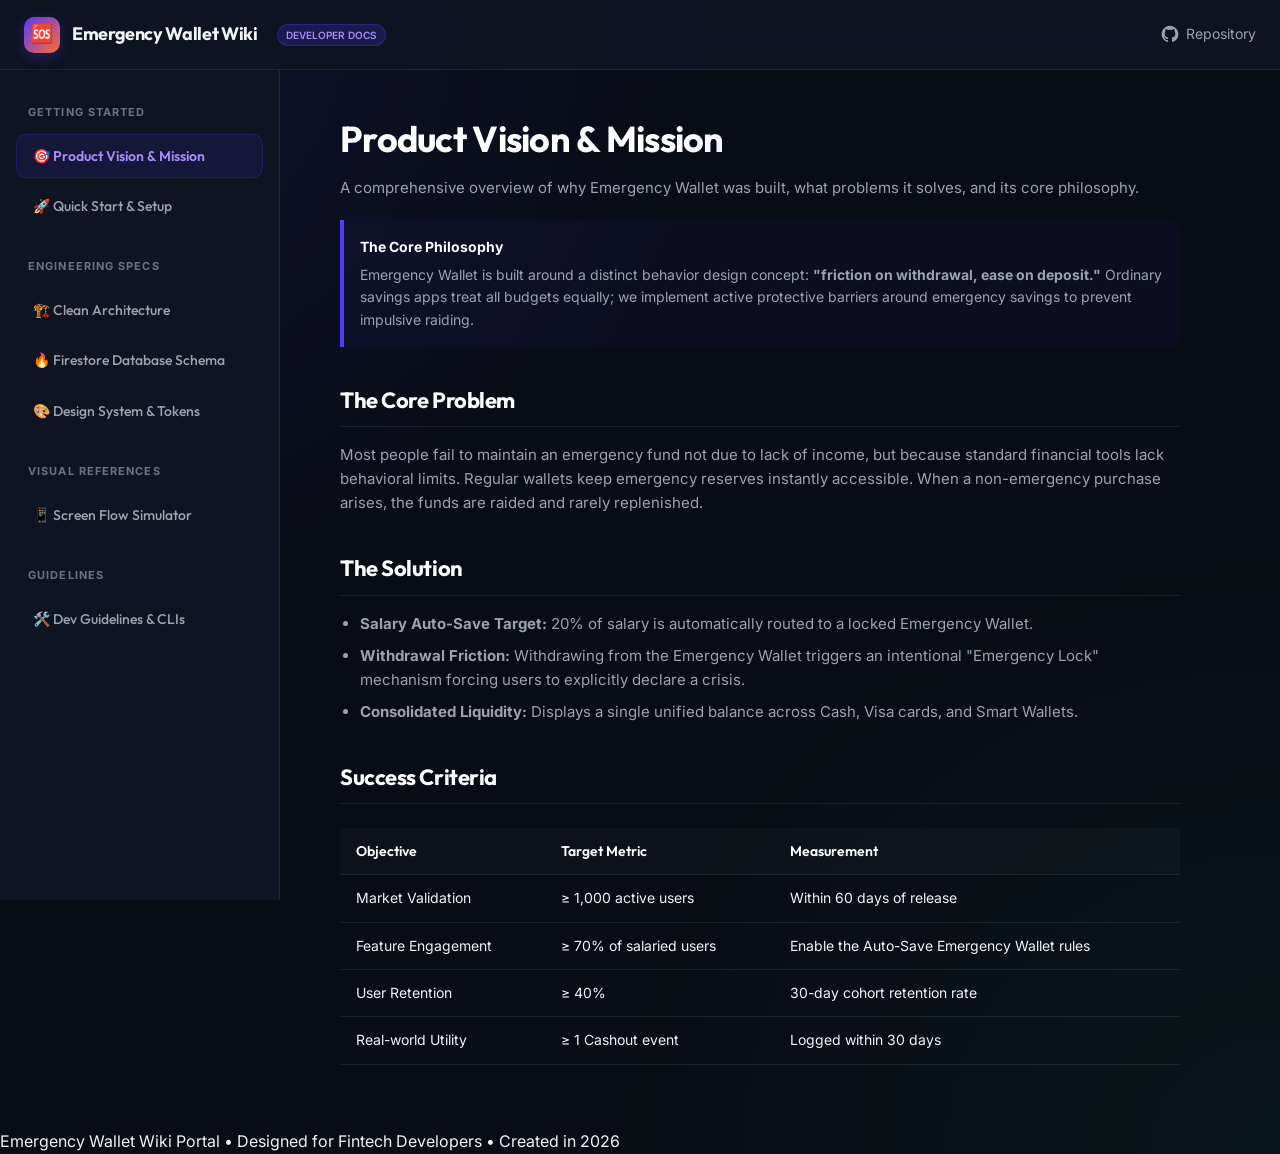
<file: summarize/index.html>
<!DOCTYPE html>
<html lang="en">
<head>
  <meta charset="UTF-8">
  <meta name="viewport" content="width=device-width, initial-scale=1.0">
  <title>Emergency Wallet - Professional Developer Wiki</title>
  <link rel="stylesheet" href="style.css">
</head>
<body>

  <header>
    <div class="header-container">
      <div class="logo-section">
        <div class="logo-icon">🆘</div>
        <div>
          <h2 class="logo-text">Emergency Wallet Wiki</h2>
        </div>
        <span class="logo-badge">Developer Docs</span>
      </div>
      <div>
        <a href="https://github.com/elsaramji/emergency_wallet" target="_blank" class="repo-link">
          <svg width="20" height="20" viewBox="0 0 24 24" fill="currentColor" style="display:inline-block; vertical-align:middle;">
            <path fill-rule="evenodd" clip-rule="evenodd" d="M12 2C6.477 2 2 6.484 2 12.017c0 4.425 2.865 8.18 6.839 9.504.5.092.682-.217.682-.483 0-.237-.008-.868-.013-1.703-2.782.605-3.369-1.343-3.369-1.343-.454-1.158-1.11-1.466-1.11-1.466-.908-.62.069-.608.069-.608 1.003.07 1.53 1.032 1.53 1.032.892 1.53 2.341 1.088 2.91.832.092-.647.35-1.088.636-1.338-2.22-.253-4.555-1.113-4.555-4.951 0-1.093.39-1.988 1.029-2.688-.103-.253-.446-1.272.098-2.65 0 0 .84-.27 2.75 1.026A9.564 9.564 0 0112 6.844c.85.004 1.705.115 2.504.337 1.909-1.296 2.747-1.027 2.747-1.027.546 1.379.202 2.398.1 2.651.64.7 1.028 1.595 1.028 2.688 0 3.848-2.339 4.695-4.566 4.943.359.309.678.92.678 1.855 0 1.338-.012 2.419-.012 2.747 0 .268.18.58.688.482A10.019 10.019 0 0022 12.017C22 6.484 17.522 2 12 2z" />
          </svg>
          Repository
        </a>
      </div>
    </div>
  </header>

  <div class="wiki-layout">
    <!-- SIDEBAR -->
    <aside class="sidebar">
      <div class="sidebar-title">Getting Started</div>
      <a class="sidebar-link active" onclick="showSection('vision', this)">🎯 Product Vision & Mission</a>
      <a class="sidebar-link" onclick="showSection('getting-started', this)">🚀 Quick Start & Setup</a>
      
      <div class="sidebar-title">Engineering Specs</div>
      <a class="sidebar-link" onclick="showSection('architecture', this)">🏗️ Clean Architecture</a>
      <a class="sidebar-link" onclick="showSection('database', this)">🔥 Firestore Database Schema</a>
      <a class="sidebar-link" onclick="showSection('design', this)">🎨 Design System & Tokens</a>
      
      <div class="sidebar-title">Visual References</div>
      <a class="sidebar-link" onclick="showSection('simulator', this)">📱 Screen Flow Simulator</a>
      
      <div class="sidebar-title">Guidelines</div>
      <a class="sidebar-link" onclick="showSection('guidelines', this)">🛠️ Dev Guidelines & CLIs</a>
    </aside>

    <!-- CONTENT PANE -->
    <main class="content-pane">

      <!-- SECTION 1: VISION & MISSION -->
      <section id="vision" class="wiki-section active">
        <h1>Product Vision & Mission</h1>
        <p>A comprehensive overview of why Emergency Wallet was built, what problems it solves, and its core philosophy.</p>
        
        <div class="callout">
          <div class="callout-title">The Core Philosophy</div>
          <p>Emergency Wallet is built around a distinct behavior design concept: <strong>"friction on withdrawal, ease on deposit."</strong> Ordinary savings apps treat all budgets equally; we implement active protective barriers around emergency savings to prevent impulsive raiding.</p>
        </div>

        <h2>The Core Problem</h2>
        <p>Most people fail to maintain an emergency fund not due to lack of income, but because standard financial tools lack behavioral limits. Regular wallets keep emergency reserves instantly accessible. When a non-emergency purchase arises, the funds are raided and rarely replenished.</p>
        
        <h2>The Solution</h2>
        <ul>
          <li><strong>Salary Auto-Save Target:</strong> 20% of salary is automatically routed to a locked Emergency Wallet.</li>
          <li><strong>Withdrawal Friction:</strong> Withdrawing from the Emergency Wallet triggers an intentional "Emergency Lock" mechanism forcing users to explicitly declare a crisis.</li>
          <li><strong>Consolidated Liquidity:</strong> Displays a single unified balance across Cash, Visa cards, and Smart Wallets.</li>
        </ul>

        <h2>Success Criteria</h2>
        <table>
          <thead>
            <tr>
              <th>Objective</th>
              <th>Target Metric</th>
              <th>Measurement</th>
            </tr>
          </thead>
          <tbody>
            <tr>
              <td>Market Validation</td>
              <td>≥ 1,000 active users</td>
              <td>Within 60 days of release</td>
            </tr>
            <tr>
              <td>Feature Engagement</td>
              <td>≥ 70% of salaried users</td>
              <td>Enable the Auto-Save Emergency Wallet rules</td>
            </tr>
            <tr>
              <td>User Retention</td>
              <td>≥ 40%</td>
              <td>30-day cohort retention rate</td>
            </tr>
            <tr>
              <td>Real-world Utility</td>
              <td>≥ 1 Cashout event</td>
              <td>Logged within 30 days</td>
            </tr>
          </tbody>
        </table>
      </section>

      <!-- SECTION 2: QUICK START -->
      <section id="getting-started" class="wiki-section">
        <h1>Quick Start & Setup</h1>
        <p>Get the project up and running on your local machine for active development.</p>

        <h2>Prerequisites</h2>
        <p>Ensure you have the following installed on your machine:</p>
        <ul>
          <li><strong>Flutter SDK:</strong> Version stable (Dart 3.x)</li>
          <li><strong>Git</strong> (for source control)</li>
          <li><strong>Firebase CLI:</strong> Needed to manage and deploy database security rules</li>
        </ul>

        <h2>Installation Instructions</h2>
        <p>Run these commands in your preferred terminal:</p>
        <pre><code># Clone the repository
git clone https://github.com/elsaramji/emergency_wallet.git

# Navigate to project directory
cd emergency_wallet

# Retrieve Flutter packages
flutter pub get

# Launch on a connected device
flutter run</code></pre>

        <div class="callout warning">
          <div class="callout-title">Firebase Configuration Required</div>
          <p>Running the application with live sync requires a Firebase project configured. Run <code>flutterfire configure</code> to update local configurations, and ensure Cloud Firestore is enabled in your Firebase console.</p>
        </div>
      </section>

      <!-- SECTION 3: CLEAN ARCHITECTURE -->
      <section id="architecture" class="wiki-section">
        <h1>Clean Architecture</h1>
        <p>The codebase is designed using Feature-based Clean Architecture, separating responsibilities into three distinct layers.</p>

        <div class="callout success">
          <div class="callout-title">Dependency Flow Rule</div>
          <p>Dependencies must flow strictly inward: <strong>Presentation → Domain</strong> and <strong>Data → Domain</strong>. The Domain layer must remain pure Dart, with absolutely no references to UI frameworks, Flutter packages, or remote database modules.</p>
        </div>

        <h2>Project Folder Structure</h2>
        <div class="folder-tree">
lib/
 ├── core/                     <span class="comment"># Global utilities, DI, router, app themes, localization</span>
 └── features/                 <span class="comment"># Feature directories (e.g., auth, dashboard, insights)</span>
      └── [feature_name]/
           ├── domain/         <span class="comment"># Entities, Repository Contracts, Use Cases (Pure Dart)</span>
           ├── data/           <span class="comment"># Repos implementations, Data Sources, Models, Mappers</span>
           └── presentation/   <span class="comment"># Cubit/States, Views, Widgets (Flutter UI)</span>
        </div>

        <h2>Layer Responsibilities</h2>
        
        <h3>1. Domain Layer</h3>
        <ul>
          <li><strong>Entities:</strong> Core business models (e.g., <code>UserEntity</code>, <code>TransactionEntity</code>).</li>
          <li><strong>Repository Interfaces:</strong> Abstract contracts defining data operations.</li>
          <li><strong>Use Cases:</strong> Application-specific business rules.</li>
          <li><strong>Errors:</strong> Enforces the <code>Either/Result</code> pattern using a base <code>Failure</code> class defined in <code>core/errors/failures.dart</code> to avoid throwing raw exceptions to the UI.</li>
        </ul>

        <h3>2. Data Layer</h3>
        <ul>
          <li><strong>Data Sources:</strong> Handles API requests, Firestore queries (RemoteDataSource), or local device storage (LocalDataSource).</li>
          <li><strong>DTOs / Models:</strong> Implements JSON serialization/deserialization (e.g., <code>TransactionModel.fromJson()</code>).</li>
          <li><strong>Mappers:</strong> Helper extensions translating DTOs to Domain Entities (e.g., <code>model.toEntity()</code>).</li>
        </ul>

        <h3>3. Presentation Layer</h3>
        <ul>
          <li><strong>Views:</strong> Core screens (e.g., <code>DashboardView</code>).</li>
          <li><strong>Widgets:</strong> Small, reusable UI elements.</li>
          <li><strong>State Management:</strong> Governed exclusively by <strong>BLoC Cubits</strong>.</li>
          <li><strong>State Pattern:</strong> Follows a standard lifecycle: <code>Initial</code> → <code>Loading</code> → <code>Success</code> or <code>Failure</code> (carrying a Failure object).</li>
        </ul>

        <h2>Dependency Injection & Routing</h2>
        <ul>
          <li><strong>DI Service Locator:</strong> Powered by <code>get_it</code> and <code>injectable</code>. Service classes, datasources, and repositories are marked with <code>@injectable</code>, <code>@lazySingleton</code>, or <code>@singleton</code>. Run build_runner to regenerate injection configs.</li>
          <li><strong>Routing:</strong> Managed via a single standalone <code>GoRouter</code> instance registered globally. Route path constants are declared in <code>core/router/app_routes.dart</code>.</li>
        </ul>
      </section>

      <!-- SECTION 4: FIRESTORE DATABASE SCHEMA -->
      <section id="database" class="wiki-section">
        <h1>Firestore Database Schema</h1>
        <p>The database schema is built around data integrity, real-time sync, and monthly aggregation constraints.</p>

        <h2>Collection Tree</h2>
        <div class="folder-tree">
Firestore Root
└── users/
     └── {uid}/                              <span class="comment"># User document</span>
          ├── profile/                       <span class="comment"># Subcollection: User profile info</span>
          │    └── data                      <span class="comment"># Single document</span>
          ├── strategy/                      <span class="comment"># Subcollection: Salary, auto-save status</span>
          │    └── data                      <span class="comment"># Single document</span>
          ├── money/                         <span class="comment"># Subcollection: Multi-wallet balances</span>
          │    └── data                      <span class="comment"># Single document</span>
          ├── transactions/                  <span class="comment"># Subcollection: Flat list for recent activity</span>
          │    ├── {transactionId}
          │    └── ...
          └── transactionHistory/            <span class="comment"># Subcollection: Aggregated monthly buckets</span>
               └── {YYYY-MM}/                <span class="comment"># e.g., "2026-08"</span>
                    └── entries/             <span class="comment"># Subcollection: Transactions of that month</span>
        </div>

        <h2>Design Patterns</h2>
        
        <h3>Dual-Write Batch Writes</h3>
        <p>To avoid balance mismatch, a transaction log and the user's running balance are written in a single atomic batch write. The write either succeeds completely or fails completely, preventing corrupted records.</p>
        
        <h3>Monthly Bucketing</h3>
        <p>Queries for transactions are divided month-by-month in <code>transactionHistory/{YYYY-MM}</code>. This prevents the database from reading thousands of flat records when loading historical logs, dramatically saving Firestore reads and improving speed.</p>

        <h2>Emergency Wallet Lock Rule</h2>
        <div class="callout warning">
          <div class="callout-title">Lock Constraint</div>
          <p>Inside <code>users/{uid}/money/data</code>, the field <code>emergencyWalletLocked</code> is set to <code>true</code> whenever the computed <code>totalBalance <= 50 EGP</code>. While locked, Cloud Security Rules block any outgoing transaction targeting the Emergency Wallet.</p>
        </div>

        <h2>Schema Details</h2>
        <h3><code>users/{uid}/money/data</code> (Balances)</h3>
        <table>
          <thead>
            <tr>
              <th>Field</th>
              <th>Type</th>
              <th>Description</th>
            </tr>
          </thead>
          <tbody>
            <tr>
              <td><code>cashAmount</code></td>
              <td><code>number</code></td>
              <td>Physical Cash balance (Primary priority)</td>
            </tr>
            <tr>
              <td><code>visaAmount</code></td>
              <td><code>number</code></td>
              <td>Bank card liquidity</td>
            </tr>
            <tr>
              <td><code>phoneWalletAmount</code></td>
              <td><code>number</code></td>
              <td>Mobile cash wallets (Vodafone Cash, Fawry)</td>
            </tr>
            <tr>
              <td><code>emergencyWalletAmount</code></td>
              <td><code>number</code></td>
              <td>Protected emergency savings</td>
            </tr>
            <tr>
              <td><code>emergencyWalletLocked</code></td>
              <td><code>boolean</code></td>
              <td>Blocks withdrawals when true</td>
            </tr>
            <tr>
              <td><code>totalBalance</code></td>
              <td><code>number</code></td>
              <td>Calculated sum of all channels</td>
            </tr>
          </tbody>
        </table>
      </section>

      <!-- SECTION 5: DESIGN SYSTEM -->
      <section id="design" class="wiki-section">
        <h1>Design System & Tokens</h1>
        <p>The design system is optimized for readability, trust, and localization within the Egyptian & MENA fintech space.</p>

        <h2>Visual Guidelines</h2>
        <ul>
          <li><strong>Clarity:</strong> High-impact typography, large numerals, and clean status badges.</li>
          <li><strong>Simplicity:</strong> Minimal cognitive load, showcasing totals first and details progressively.</li>
          <li><strong>Typography:</strong> Headlines use <code>Outfit</code> (English) and <code>Cairo</code> (Arabic). Body elements use <code>Inter</code>.</li>
        </ul>

        <h2>Theme Color Tokens</h2>
        <div class="color-tokens">
          <div class="color-swatch">
            <div class="swatch-fill" style="background-color: #533afd;"></div>
            <div class="swatch-details">
              <div class="swatch-name">Brand Purple</div>
              <div class="swatch-code">#533afd</div>
            </div>
          </div>
          <div class="color-swatch">
            <div class="swatch-fill" style="background-color: #00C48C;"></div>
            <div class="swatch-details">
              <div class="swatch-name">Success Green</div>
              <div class="swatch-code">#00C48C</div>
            </div>
          </div>
          <div class="color-swatch">
            <div class="swatch-fill" style="background-color: #FF6B35;"></div>
            <div class="swatch-details">
              <div class="swatch-name">Emergency Amber</div>
              <div class="swatch-code">#FF6B35</div>
            </div>
          </div>
          <div class="color-swatch">
            <div class="swatch-fill" style="background-color: #061b31;"></div>
            <div class="swatch-details">
              <div class="swatch-name">Deep Navy</div>
              <div class="swatch-code">#061b31</div>
            </div>
          </div>
        </div>

        <h2>Stripe-Inspired Shadows</h2>
        <table>
          <thead>
            <tr>
              <th>Shadow Style</th>
              <th>CSS Value</th>
              <th>Usage</th>
            </tr>
          </thead>
          <tbody>
            <tr>
              <td><code>SM Shadow</code></td>
              <td><code>0 2px 5px rgba(6, 27, 49, 0.05)</code></td>
              <td>Input fields, small button cards</td>
            </tr>
            <tr>
              <td><code>MD Shadow</code></td>
              <td><code>0 13px 27px -5px rgba(6, 27, 49, 0.05)</code></td>
              <td>Standard card elevations</td>
            </tr>
            <tr>
              <td><code>LG Shadow</code></td>
              <td><code>0 30px 60px -12px rgba(6, 27, 49, 0.08)</code></td>
              <td>Modals, bottom sheets, overlay views</td>
            </tr>
            <tr>
              <td><code>Primary Glow</code></td>
              <td><code>0 10px 25px -5px rgba(83, 58, 253, 0.4)</code></td>
              <td>Primary call-to-action buttons</td>
            </tr>
          </tbody>
        </table>

        <h2>MENA Localization Rules</h2>
        <ul>
          <li><strong>Arabic Mirroring:</strong> Layouts, swipe directions, and page slide animations automatically reverse in RTL mode.</li>
          <li><strong>Numbers rule LTR:</strong> Numbers are universally read from left-to-right in the Middle East, so currency and phone numbers remain LTR in both LTR/RTL viewports.</li>
          <li><strong>Cash First:</strong> Egyptians operate cash-first. The Cash Wallet card takes the top visual priority on the Dashboard.</li>
          <li><strong>Warm Copy Tone:</strong> Egyptian-Arabic translations use warm, colloquial finance terms, completely avoiding formal modern standard Arabic (Fusha) to build trust.</li>
        </ul>
      </section>

      <!-- SECTION 6: SIMULATOR -->
      <section id="simulator" class="wiki-section">
        <h1>Screen Flow Simulator</h1>
        <p>Experience the user flow of the mobile app. Click the steps on the left to see the viewport on the right update.</p>
        
        <div class="simulator-layout">
          <div class="sim-steps">
            <div class="sim-step-card active" onclick="loadSimScreen('splash', this)">
              <div style="display:flex; align-items:center;">
                <div class="sim-step-num">1</div>
                <div class="sim-step-title">Splash Screen</div>
              </div>
              <span>➔</span>
            </div>
            
            <div class="sim-step-card" onclick="loadSimScreen('onboarding', this)">
              <div style="display:flex; align-items:center;">
                <div class="sim-step-num">2</div>
                <div class="sim-step-title">Onboarding Slides</div>
              </div>
              <span>➔</span>
            </div>

            <div class="sim-step-card" onclick="loadSimScreen('auth', this)">
              <div style="display:flex; align-items:center;">
                <div class="sim-step-num">3</div>
                <div class="sim-step-title">Authentication Screen</div>
              </div>
              <span>➔</span>
            </div>

            <div class="sim-step-card" onclick="loadSimScreen('dashboard', this)">
              <div style="display:flex; align-items:center;">
                <div class="sim-step-num">4</div>
                <div class="sim-step-title">Dashboard View</div>
              </div>
              <span>➔</span>
            </div>

            <div class="sim-step-card" onclick="loadSimScreen('history', this)">
              <div style="display:flex; align-items:center;">
                <div class="sim-step-num">5</div>
                <div class="sim-step-title">History Logs</div>
              </div>
              <span>➔</span>
            </div>

            <div class="sim-step-card" onclick="loadSimScreen('insights', this)">
              <div style="display:flex; align-items:center;">
                <div class="sim-step-num">6</div>
                <div class="sim-step-title">Monthly Insights</div>
              </div>
              <span>➔</span>
            </div>
          </div>

          <div class="phone-sim-wrapper">
            <div class="phone-sim">
              <div class="phone-sim-notch"></div>
              <div class="phone-sim-screen" id="sim-screen-viewport">
                <!-- Splash Screen contents load by default -->
                <div style="flex: 1; display: flex; flex-direction: column; justify-content: center; align-items: center; height: 100%; background: linear-gradient(135deg, #533afd 0%, #061b31 100%); color: white; padding: 20px; text-align: center;">
                  <div style="font-size: 48px; margin-bottom: 12px; filter: drop-shadow(0 10px 15px rgba(0,0,0,0.3));">🆘</div>
                  <h3 style="color: white; font-size: 24px; font-weight: 800; margin-bottom: 6px; font-family: 'Outfit', sans-serif;">Emergency Cash</h3>
                  <p style="color: rgba(255, 255, 255, 0.7); font-size: 12px; font-weight: 300;">Automatic resilience, before crisis strikes.</p>
                  <div style="margin-top: 50px; width: 30px; height: 30px; border: 3px solid rgba(255,255,255,0.1); border-top-color: white; border-radius: 50%; animation: spin 1s linear infinite;"></div>
                </div>
              </div>
            </div>
          </div>
        </div>
      </section>

      <!-- SECTION 7: GUIDELINES -->
      <section id="guidelines" class="wiki-section">
        <h1>Developer Guidelines & CLI</h1>
        <p>Rules and commands that developers must strictly adhere to when modifying the Flutter codebase.</p>

        <h2>General Rules</h2>
        <ul>
          <li><strong>Responsive Sizes:</strong> Always use <code>flutter_screenutil</code> extensions for dimensions (e.g. <code>.h</code>, <code>.w</code>, <code>.sp</code>, <code>.r</code>). Avoid raw pixel values.</li>
          <li><strong>Localization:</strong> Never hardcode user-facing strings. Add translation keys inside <code>lib/core/localization/l10n/app_en.arb</code> and <code>app_ar.arb</code>, and compile the code to access them via <code>context.local.keyName</code>.</li>
          <li><strong>Themes:</strong> Access all colors and text styles from the context theme (e.g. <code>context.colorScheme.primary</code>, <code>context.textTheme.bodyLarge</code>). Direct references to raw Color variables in view files is strictly prohibited.</li>
        </ul>

        <h2>Useful Developer Commands</h2>
        <table>
          <thead>
            <tr>
              <th>Command</th>
              <th>Task</th>
            </tr>
          </thead>
          <tbody>
            <tr>
              <td><code>flutter pub get</code></td>
              <td>Install / update dependencies</td>
            </tr>
            <tr>
              <td><code>flutter pub run build_runner build --delete-conflicting-outputs</code></td>
              <td>Generate DI locator & model configurations</td>
            </tr>
            <tr>
              <td><code>flutter gen-l10n</code></td>
              <td>Regenerate localization translation files</td>
            </tr>
            <tr>
              <td><code>flutter analyze</code></td>
              <td>Scan code for linter errors</td>
            </tr>
            <tr>
              <td><code>flutter test</code></td>
              <td>Run local unit and widget tests</td>
            </tr>
          </tbody>
        </table>
      </section>

    </main>
  </div>

  <footer>
    <p>Emergency Wallet Wiki Portal • Designed for Fintech Developers • Created in 2026</p>
  </footer>

  <script>
    // Tab switching inside the wiki layout
    function showSection(sectionId, linkElement) {
      const links = document.querySelectorAll('.sidebar-link');
      links.forEach(link => link.classList.remove('active'));
      linkElement.classList.add('active');

      const sections = document.querySelectorAll('.wiki-section');
      sections.forEach(sec => sec.classList.remove('active'));
      document.getElementById(sectionId).classList.add('active');
    }

    // Interactive Screen Data definitions
    const simScreenContent = {
      splash: `
        <div style="flex: 1; display: flex; flex-direction: column; justify-content: center; align-items: center; height: 100%; background: linear-gradient(135deg, #533afd 0%, #061b31 100%); color: white; padding: 20px; text-align: center;">
          <div style="font-size: 48px; margin-bottom: 12px; filter: drop-shadow(0 10px 15px rgba(0,0,0,0.3));">🆘</div>
          <h3 style="color: white; font-size: 24px; font-weight: 800; margin-bottom: 6px; font-family: 'Outfit', sans-serif;">Emergency Cash</h3>
          <p style="color: rgba(255, 255, 255, 0.7); font-size: 12px; font-weight: 300;">Automatic resilience, before crisis strikes.</p>
          <div style="margin-top: 50px; width: 30px; height: 30px; border: 3px solid rgba(255,255,255,0.1); border-top-color: white; border-radius: 50%; animation: spin 1s linear infinite;"></div>
        </div>
      `,
      onboarding: `
        <div style="display: flex; justify-content: space-between; align-items: center; margin-bottom: 12px;">
          <span style="font-weight: 600; color: #061b31;">Step 2 of 4</span>
          <span style="color: #533afd; font-weight: 600;">Skip</span>
        </div>
        <div style="display: flex; gap: 4px; margin-bottom: 18px;">
          <div style="height: 4px; flex: 1; background: #533afd; border-radius: 2px;"></div>
          <div style="height: 4px; flex: 1; background: #533afd; border-radius: 2px;"></div>
          <div style="height: 4px; flex: 1; background: #e2e8f0; border-radius: 2px;"></div>
          <div style="height: 4px; flex: 1; background: #e2e8f0; border-radius: 2px;"></div>
        </div>
        <div style="text-align: center; margin-bottom: 18px;">
          <div style="font-size: 32px; margin-bottom: 10px;">🛡️</div>
          <h3 style="margin-bottom: 6px; color: #061b31; font-size: 16px;">Emergency Auto-Save</h3>
          <p style="font-size: 11px; color: #718096; line-height: 1.4;">Do you have a stable monthly salary? Salaried users save 20% automatically each month.</p>
        </div>
        <div style="display: flex; flex-direction: column; gap: 8px;">
          <div style="border: 2px solid #533afd; background: #ecebfe; padding: 10px; border-radius: 10px; display: flex; justify-content: space-between; align-items: center;">
            <div>
              <div style="font-weight: 600; color: #061b31; font-size:11px;">Yes, I am salaried</div>
              <div style="font-size: 9px; color: #718096;">Unlocks automatic emergency savings</div>
            </div>
            <div style="width: 14px; height: 14px; border-radius: 50%; background: #533afd; display: flex; justify-content: center; align-items: center;"><div style="width: 6px; height: 6px; background: white; border-radius: 50%;"></div></div>
          </div>
          <div style="border: 1px solid #e2e8f0; background: white; padding: 10px; border-radius: 10px; display: flex; justify-content: space-between; align-items: center;">
            <div>
              <div style="font-weight: 600; color: #061b31; font-size: 11px;">No, I work irregular hours</div>
              <div style="font-size: 9px; color: #718096;">Manual deposit tools only</div>
            </div>
            <div style="width: 14px; height: 14px; border-radius: 50%; border: 1.5px solid #cbd5e0; background: white;"></div>
          </div>
        </div>
        <button class="sim-btn-primary" style="margin-top: 24px;">Continue</button>
      `,
      auth: `
        <div style="margin-bottom: 18px; margin-top: 10px;">
          <h3 style="margin-bottom: 4px; color: #061b31; font-size: 18px;">Create Account</h3>
          <p style="font-size: 11px; color: #718096;">Protect and track your money today.</p>
        </div>
        <div style="display: flex; flex-direction: column; gap: 10px;">
          <div>
            <label style="display:block; font-size: 9px; font-weight: 600; color: #061b31; margin-bottom: 2px;">Full Name</label>
            <input type="text" value="Mahmoud Ahmed" disabled style="width: 100%; padding: 6px 10px; border-radius: 6px; border: 1.5px solid #e2e8f0; background: white; font-size: 10px;" />
          </div>
          <div>
            <label style="display:block; font-size: 9px; font-weight: 600; color: #061b31; margin-bottom: 2px;">Phone Number</label>
            <input type="text" value="010 1234 5678" disabled style="width: 100%; padding: 6px 10px; border-radius: 6px; border: 1.5px solid #e2e8f0; background: white; font-size: 10px;" />
          </div>
          <div>
            <label style="display:block; font-size: 9px; font-weight: 600; color: #061b31; margin-bottom: 2px;">Password</label>
            <input type="password" value="••••••••" disabled style="width: 100%; padding: 6px 10px; border-radius: 6px; border: 1.5px solid #e2e8f0; background: white; font-size: 10px;" />
          </div>
        </div>
        <button class="sim-btn-primary" style="margin-top: 20px;">Create Account</button>
        <div style="text-align: center; font-size: 10px; margin-top: 14px; color: #718096;">
          Already have an account? <span style="color: #533afd; font-weight: 600;">Log In</span>
        </div>
      `,
      dashboard: `
        <div style="display: flex; justify-content: space-between; align-items: center; margin-bottom: 14px;">
          <div>
            <div style="font-size: 10px; color: #a0aec0;">Welcome back,</div>
            <div style="font-size: 15px; font-weight: 700; color: #061b31;">Mahmoud 👋</div>
          </div>
          <div style="background: white; border: 1.5px solid #e2e8f0; border-radius: 6px; padding: 4px; color: #718096;">👁️</div>
        </div>
        
        <div style="background: white; border-radius: 12px; padding: 12px; border: 1.5px solid #e2e8f0; margin-bottom: 14px; text-align: center;">
          <div style="font-size: 10px; color: #a0aec0; text-transform: uppercase; letter-spacing:0.02em;">Total Available Cash</div>
          <div style="font-size: 24px; font-weight: 800; color: #061b31; margin-top: 2px; font-family: 'Outfit';">18,400 <span style="font-size: 12px; color: #718096;">EGP</span></div>
        </div>

        <div style="font-size: 10px; font-weight: 700; color: #061b31; margin-bottom: 8px;">MY WALLETS</div>
        <div style="display: grid; grid-template-columns: 1fr 1fr; gap: 8px;">
          <div style="background: white; border: 1.5px solid #e2e8f0; padding: 8px; border-radius: 10px;">
            <div style="font-size: 8px; color: #a0aec0; font-weight: 600;">💵 CASH</div>
            <div style="font-size: 11px; font-weight: 700; color: #061b31; margin-top: 2px;">4,000 EGP</div>
          </div>
          <div style="background: white; border: 1.5px solid #e2e8f0; padding: 8px; border-radius: 10px;">
            <div style="font-size: 8px; color: #a0aec0; font-weight: 600;">💳 VISA CARD</div>
            <div style="font-size: 11px; font-weight: 700; color: #061b31; margin-top: 2px;">10,000 EGP</div>
          </div>
          <div style="background: white; border: 1.5px solid #e2e8f0; padding: 8px; border-radius: 10px;">
            <div style="font-size: 8px; color: #a0aec0; font-weight: 600;">📱 SMART WALLET</div>
            <div style="font-size: 11px; font-weight: 700; color: #061b31; margin-top: 2px;">2,400 EGP</div>
          </div>
          <div style="background: #FFF0EB; border: 1.5px solid #FF6B35; padding: 8px; border-radius: 10px; position: relative;">
            <div style="font-size: 8px; color: #FF6B35; font-weight: 600;">🚨 EMERGENCY (20%)</div>
            <div style="font-size: 11px; font-weight: 700; color: #cc4a1a; margin-top: 2px;">2,000 EGP</div>
            <span style="position: absolute; right: 6px; bottom: 6px; font-size: 9px;">🔒</span>
          </div>
        </div>
      `,
      history: `
        <div style="display: flex; justify-content: space-between; align-items: center; margin-bottom: 14px;">
          <h3 style="margin: 0; font-size: 14px; color:#061b31;">Activity</h3>
          <div style="font-size: 10px; background: white; padding: 2px 8px; border-radius: 12px; border: 1.5px solid #e2e8f0; font-weight: 600; color:#061b31;">July 2026 ▾</div>
        </div>
        <div style="display: flex; gap: 4px; margin-bottom: 12px;">
          <span style="font-size: 9px; background: #533afd; color: white; padding: 2px 6px; border-radius: 6px;">All</span>
          <span style="font-size: 9px; background: white; border: 1px solid #e2e8f0; color: #718096; padding: 2px 6px; border-radius: 6px;">Income</span>
          <span style="font-size: 9px; background: white; border: 1px solid #e2e8f0; color: #718096; padding: 2px 6px; border-radius: 6px;">Spending</span>
        </div>
        
        <div style="display: flex; flex-direction: column; gap: 6px;">
          <div style="background: white; border: 1.5px solid #e2e8f0; padding: 8px; border-radius: 8px; display: flex; justify-content: space-between; align-items: center;">
            <div>
              <div style="font-weight: 600; color: #061b31; font-size:10px;">Salary Payment</div>
              <div style="font-size: 8px; color: #a0aec0;">July 01, 10:00 AM</div>
            </div>
            <div style="text-align: right;">
              <div style="font-weight: 700; color: #00C48C; font-size:11px;">+20,000 EGP</div>
              <div style="font-size: 8px; color: #FF6B35;">Saved 20%</div>
            </div>
          </div>
          
          <div style="background: white; border: 1.5px solid #e2e8f0; padding: 8px; border-radius: 8px; display: flex; justify-content: space-between; align-items: center;">
            <div>
              <div style="font-weight: 600; color: #061b31; font-size:10px;">Metro Supermarket</div>
              <div style="font-size: 8px; color: #a0aec0;">July 05, 08:30 PM</div>
            </div>
            <div style="font-weight: 700; color: #e53e3e; font-size:11px;">-1,200 EGP</div>
          </div>

          <div style="background: white; border: 1.5px solid #e2e8f0; padding: 8px; border-radius: 8px; display: flex; justify-content: space-between; align-items: center;">
            <div>
              <div style="font-weight: 600; color: #061b31; font-size:10px;">El-Ezaby Pharmacy</div>
              <div style="font-size: 8px; color: #a0aec0;">July 12, 02:15 PM</div>
            </div>
            <div style="text-align: right;">
              <div style="font-weight: 700; color: #e53e3e; font-size:11px;">-800 EGP</div>
              <span style="font-size: 8px; background: #FFF0EB; color: #FF6B35; padding: 1px 3px; border-radius: 2px;">Emergency</span>
            </div>
          </div>
        </div>
      `,
      insights: `
        <div style="display: flex; justify-content: space-between; align-items: center; margin-bottom: 14px;">
          <h3 style="margin: 0; font-size: 14px; color:#061b31;">Insights</h3>
          <div style="font-size: 10px; background: white; padding: 2px 8px; border-radius: 12px; border: 1.5px solid #e2e8f0; font-weight: 600; color:#061b31;">July 2026 ▾</div>
        </div>
        
        <div style="display: grid; grid-template-columns: 1fr 1fr; gap: 6px; margin-bottom: 12px;">
          <div style="background: #E0FAF3; padding: 8px; border-radius: 8px; text-align: center;">
            <div style="font-size: 8px; color: #00916A;">Total Saved</div>
            <div style="font-size: 12px; font-weight: 700; color: #00916A;">4,000 EGP</div>
          </div>
          <div style="background: #FFF0EB; padding: 8px; border-radius: 8px; text-align: center;">
            <div style="font-size: 8px; color: #cc4a1a;">Crisis Expenses</div>
            <div style="font-size: 12px; font-weight: 700; color: #cc4a1a;">800 EGP</div>
          </div>
        </div>

        <div style="background: white; border: 1.5px solid #e2e8f0; padding: 10px; border-radius: 10px;">
          <div style="font-size: 9px; font-weight: 600; color: #061b31; margin-bottom: 8px;">SAVINGS ACHIEVEMENT</div>
          
          <div style="margin-bottom: 6px;">
            <div style="display: flex; justify-content: space-between; font-size: 9px; color: #718096; margin-bottom: 2px;">
              <span>Emergency Target</span>
              <span>100% Achieved 🎉</span>
            </div>
            <div style="height: 4px; background: #e2e8f0; border-radius: 2px; overflow: hidden;">
              <div style="height: 100%; width: 100%; background: #00C48C;"></div>
            </div>
          </div>
          
          <div>
            <div style="display: flex; justify-content: space-between; font-size: 9px; color: #718096; margin-bottom: 2px;">
              <span>Discretionary Limit</span>
              <span>60% Remaining</span>
            </div>
            <div style="height: 4px; background: #e2e8f0; border-radius: 2px; overflow: hidden;">
              <div style="height: 100%; width: 40%; background: #533afd;"></div>
            </div>
          </div>
        </div>
      `
    };

    function loadSimScreen(screenId, cardElement) {
      const cards = document.querySelectorAll('.sim-step-card');
      cards.forEach(card => card.classList.remove('active'));
      cardElement.classList.add('active');

      const viewport = document.getElementById('sim-screen-viewport');
      viewport.style.opacity = 0;
      setTimeout(() => {
        viewport.innerHTML = simScreenContent[screenId];
        viewport.style.opacity = 1;
      }, 150);
    }
  </script>
</body>
</html>
</file>
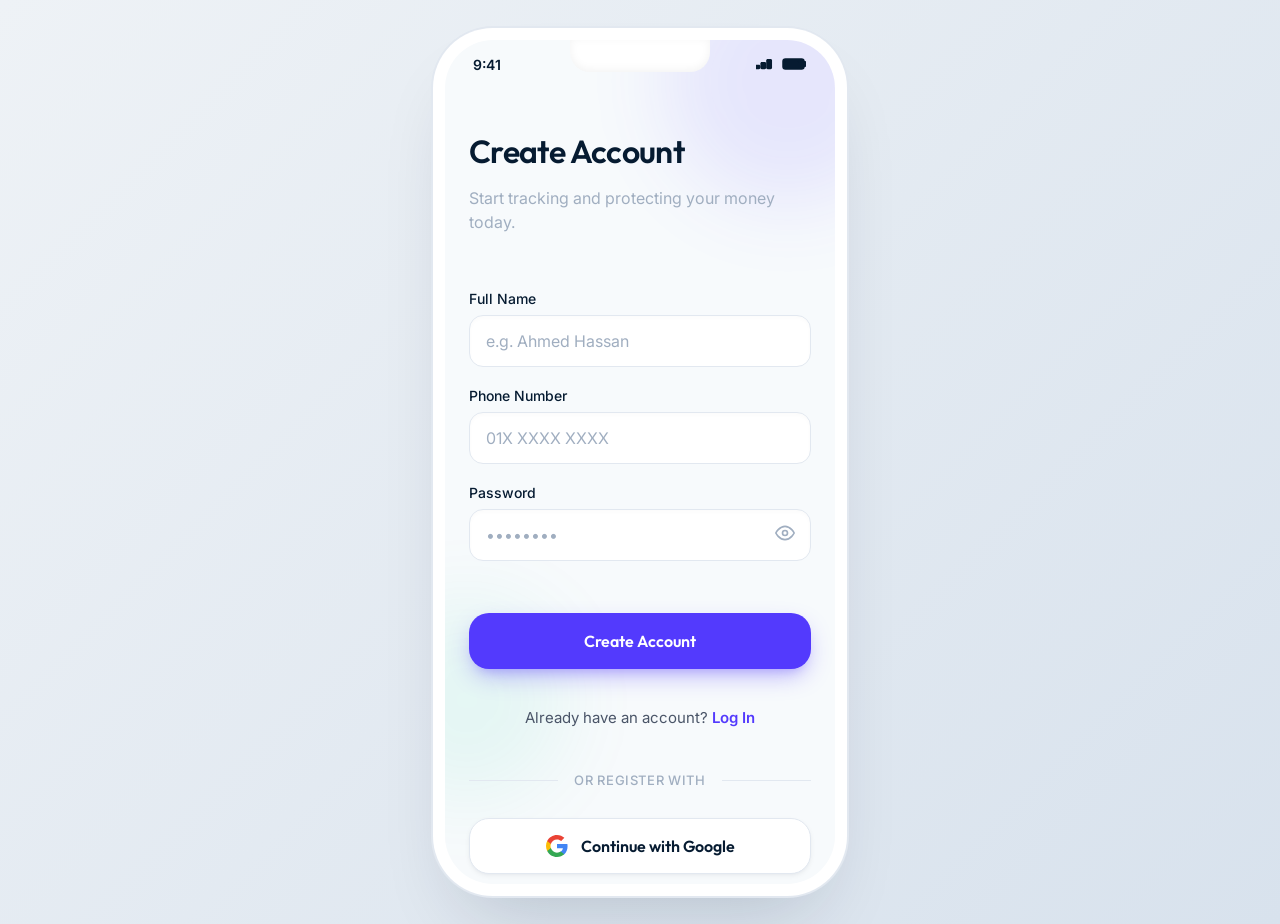
<file: ui_design/authentication.html>
<!DOCTYPE html>
<html lang="en">
<head>
    <meta charset="UTF-8">
    <meta name="viewport" content="width=device-width, initial-scale=1.0">
    <title>Emergency Cash - Authentication Preview</title>
    <link rel="stylesheet" href="styles.css">
    <style>
        .header-section {
            margin-top: 20px;
            margin-bottom: 40px;
        }
        .form-section {
            display: flex;
            flex-direction: column;
            flex: 1;
        }
        .login-link {
            text-align: center;
            margin-top: 24px;
            font-size: 15px;
        }
        .login-link a {
            color: var(--color-primary);
            font-weight: 600;
            text-decoration: none;
            transition: color 0.2s;
        }
        .login-link a:hover {
            color: var(--color-primary-dark);
            text-decoration: underline;
        }
        .divider {
            display: flex;
            align-items: center;
            margin: 30px 0;
            color: var(--color-text-muted);
            font-size: 13px;
            font-weight: 500;
            text-transform: uppercase;
            letter-spacing: 0.05em;
        }
        .divider::before, .divider::after {
            content: '';
            flex: 1;
            border-top: 1px solid var(--color-border);
        }
        .divider::before { margin-right: 16px; }
        .divider::after { margin-left: 16px; }
    </style>
</head>
<body>
    <div class="iphone-mockup">
        <div class="glass-bg">
            <div class="glass-blob blob-1"></div>
            <div class="glass-blob blob-2"></div>
        </div>
        
        <div class="status-bar">
            <span>9:41</span>
            <div class="status-icons">
                <svg width="17" height="11" viewBox="0 0 17 11" fill="currentColor" xmlns="http://www.w3.org/2000/svg"><path d="M11.6667 0H14.5833C15.3888 0 16.0417 0.652876 16.0417 1.45833V8.75C16.0417 9.55546 15.3888 10.2083 14.5833 10.2083H11.6667C10.8612 10.2083 10.2083 9.55546 10.2083 8.75V1.45833C10.2083 0.652876 10.8612 0 11.6667 0Z"/><path d="M5.83333 2.91667H8.75C9.55546 2.91667 10.2083 3.56954 10.2083 4.375V8.75C10.2083 9.55546 9.55546 10.2083 8.75 10.2083H5.83333C5.02788 10.2083 4.375 9.55546 4.375 8.75V4.375C4.375 3.56954 5.02788 2.91667 5.83333 2.91667Z"/><path d="M0 5.83333H2.91667C3.72212 5.83333 4.375 6.48621 4.375 7.29167V8.75C4.375 9.55546 3.72212 10.2083 2.91667 10.2083H0C0 9.40284 0 8.75 0 8.75V5.83333Z"/></svg>
                <span style="margin-left:5px"></span>
                <svg width="25" height="12" viewBox="0 0 25 12" fill="currentColor" xmlns="http://www.w3.org/2000/svg"><rect x="1" y="1" width="21" height="10" rx="2.5" stroke="currentColor" stroke-width="1.5"/><path d="M24 4V8C24 8.55228 23.5523 9 23 9H22V3H23C23.5523 3 24 3.44772 24 4Z" fill="currentColor"/><rect x="3" y="3" width="14" height="6" rx="1.5" fill="currentColor"/></svg>
            </div>
        </div>
        
        <div class="screen-content">
            <div class="header-section fade-up">
                <h1 class="title-lg">Create Account</h1>
                <p class="subtitle">Start tracking and protecting your money today.</p>
            </div>
            
            <form class="form-section fade-up delay-1">
                <div class="input-group">
                    <label class="input-label">Full Name</label>
                    <input type="text" class="input-field" placeholder="e.g. Ahmed Hassan">
                </div>
                
                <div class="input-group">
                    <label class="input-label">Phone Number</label>
                    <input type="tel" class="input-field" placeholder="01X XXXX XXXX">
                </div>
                
                <div class="input-group">
                    <label class="input-label">Password</label>
                    <div style="position: relative;">
                        <input type="password" class="input-field" placeholder="••••••••">
                        <span style="position: absolute; right: 16px; top: 50%; transform: translateY(-50%); cursor: pointer; color: var(--color-text-muted);">
                            <svg width="20" height="20" viewBox="0 0 24 24" fill="none" stroke="currentColor" stroke-width="2" stroke-linecap="round" stroke-linejoin="round"><path d="M1 12s4-8 11-8 11 8 11 8-4 8-11 8-11-8-11-8z"></path><circle cx="12" cy="12" r="3"></circle></svg>
                        </span>
                    </div>
                </div>
                
                <div style="margin-top: 32px;">
                    <button type="button" class="btn btn-primary fade-up delay-2">Create Account</button>
                </div>
                
                <div class="login-link fade-up delay-3">
                    <p>Already have an account? <a href="#">Log In</a></p>
                </div>
            </form>
            
            <div class="fade-up delay-4" style="margin-top: auto; padding-bottom: 20px;">
                <div class="divider">Or register with</div>
                <button type="button" class="btn btn-outline" style="display: flex; gap: 12px; background: white;">
                    <svg width="24" height="24" viewBox="0 0 24 24" fill="none" xmlns="http://www.w3.org/2000/svg"><path d="M22.56 12.25c0-.78-.07-1.53-.2-2.25H12v4.26h5.92c-.26 1.37-1.04 2.53-2.21 3.31v2.77h3.57c2.08-1.92 3.28-4.74 3.28-8.09z" fill="#4285F4"/><path d="M12 23c2.97 0 5.46-.98 7.28-2.66l-3.57-2.77c-.98.66-2.23 1.06-3.71 1.06-2.86 0-5.29-1.93-6.16-4.53H2.18v2.84C3.99 20.53 7.7 23 12 23z" fill="#34A853"/><path d="M5.84 14.09c-.22-.66-.35-1.36-.35-2.09s.13-1.43.35-2.09V7.07H2.18C1.43 8.55 1 10.22 1 12s.43 3.45 1.18 4.93l2.85-2.22.81-.62z" fill="#FBBC05"/><path d="M12 5.38c1.62 0 3.06.56 4.21 1.64l3.15-3.15C17.45 2.09 14.97 1 12 1 7.7 1 3.99 3.47 2.18 7.07l3.66 2.84c.87-2.6 3.3-4.53 6.16-4.53z" fill="#EA4335"/></svg>
                    Continue with Google
                </button>
            </div>
        </div>
    </div>
</body>
</html>
</file>
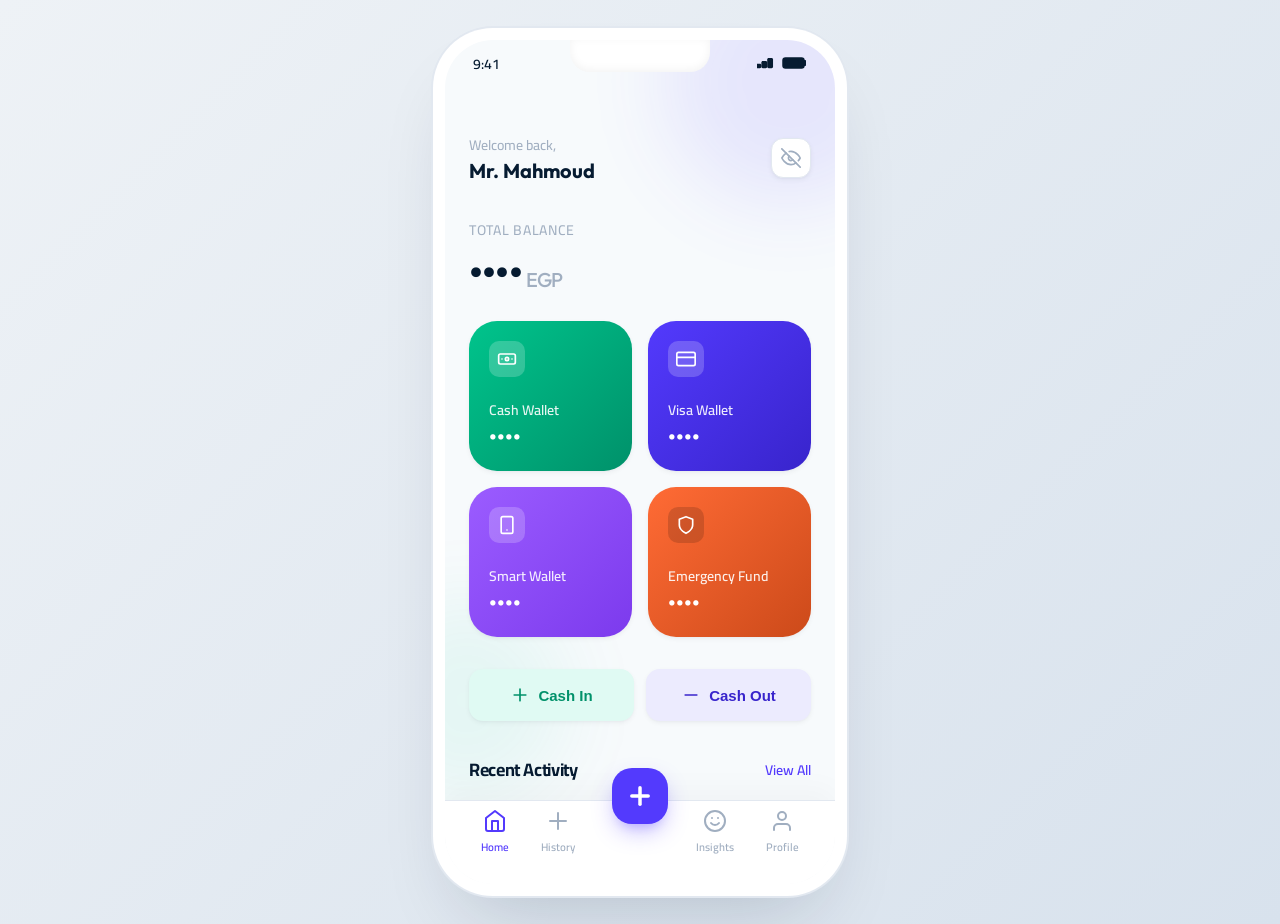
<file: ui_design/dashboard.html>
<!DOCTYPE html>
<html lang="en">
<head>
    <meta charset="UTF-8">
    <meta name="viewport" content="width=device-width, initial-scale=1.0">
    <title>Emergency Cash - Dashboard</title>
    <link href="https://fonts.googleapis.com/css2?family=Cairo:wght@400;500;600;700;900&family=Inter:wght@400;500;600;700&family=Outfit:wght@500;600;700&display=swap" rel="stylesheet">
    <link rel="stylesheet" href="styles.css">
    <style>
        body { font-family: 'Cairo', 'Inter', sans-serif; }
        .total-balance, .wallet-amount, .section-title, .btn { font-family: 'Cairo', 'Outfit', sans-serif; }

        /* Dashboard Specific Styles */
        .dashboard-header {
            margin-bottom: 24px;
            padding-top: 0;
        }

        /* App Bar Styles */
        .app-bar {
            display: flex;
            justify-content: space-between;
            align-items: center;
            padding: 12px 0 20px 0;
            margin-top: 8px;
        }

        .user-greeting {
            display: flex;
            flex-direction: column;
        }

        .greeting-text {
            font-size: 14px;
            color: var(--color-text-muted);
            font-weight: 500;
        }

        .user-name {
            font-size: 20px;
            font-weight: 700;
            color: var(--color-heading);
            font-family: 'Outfit', sans-serif;
        }

        .visibility-btn {
            width: 40px;
            height: 40px;
            border-radius: 12px;
            background: white;
            border: 1px solid var(--color-border);
            display: flex;
            align-items: center;
            justify-content: center;
            color: var(--color-text-muted);
            cursor: pointer;
            transition: all var(--transition-smooth);
            box-shadow: var(--shadow-sm);
        }

        .visibility-btn:hover {
            border-color: var(--color-primary-light);
            color: var(--color-primary);
            transform: translateY(-2px);
        }

        .visibility-btn svg {
            width: 20px;
            height: 20px;
        }

        .value-hidden .amount-text {
            /* Masking handled by JavaScript */
        }

        .balance-label {
            font-size: 14px;
            color: var(--color-text-muted);
            font-weight: 500;
            text-transform: uppercase;
            letter-spacing: 0.05em;
            margin-bottom: 4px;
        }

        .total-balance {
            font-size: 40px;
            font-weight: 700;
            color: var(--color-heading);
            font-family: 'Outfit', sans-serif;
        }

        .currency {
            font-size: 20px;
            font-weight: 500;
            margin-left: 4px;
            color: var(--color-text-muted);
        }

        /* Wallet Cards Grid */
        .wallets-grid {
            display: grid;
            grid-template-columns: repeat(2, 1fr);
            gap: 16px;
            margin-bottom: 32px;
        }

        .wallet-card {
            height: 150px;
            border-radius: var(--radius-xl);
            padding: 20px;
            display: flex;
            flex-direction: column;
            justify-content: space-between;
            position: relative;
            overflow: hidden;
            transition: all var(--transition-smooth);
            cursor: pointer;
            box-shadow: var(--shadow-sm);
        }

        .wallet-card:hover {
            transform: translateY(-4px);
            box-shadow: var(--shadow-md);
        }

        .wallet-icon {
            width: 36px;
            height: 36px;
            border-radius: 10px;
            display: flex;
            align-items: center;
            justify-content: center;
            background: rgba(255, 255, 255, 0.2);
            color: white;
        }

        .wallet-name {
            font-size: 14px;
            font-weight: 600;
            color: rgba(255, 255, 255, 0.9);
            margin-top: 12px;
        }

        .wallet-amount {
            font-size: 22px;
            font-weight: 700;
            color: white;
            font-family: 'Outfit', sans-serif;
        }

        /* Wallet Specific Colors */
        .wallet-cash { background: linear-gradient(135deg, #00C48C 0%, #00916A 100%); }
        .wallet-visa { background: linear-gradient(135deg, #533afd 0%, #3824cc 100%); }
        .wallet-smart { background: linear-gradient(135deg, #9B5CFF 0%, #7c3aed 100%); }
        .wallet-emergency { 
            background: linear-gradient(135deg, #FF6B35 0%, #cc4a1a 100%);
        }

        .wallet-emergency .wallet-name { margin-top: 12px; }

        /* Transactions Section */
        .section-header {
            display: flex;
            justify-content: space-between;
            align-items: center;
            margin-bottom: 16px;
        }

        .section-title {
            font-size: 18px;
            font-weight: 700;
        }

        .view-all {
            font-size: 14px;
            font-weight: 600;
            color: var(--color-primary);
            text-decoration: none;
        }

        .transaction-list {
            display: flex;
            flex-direction: column;
            gap: 12px;
        }

        .transaction-item {
            display: flex;
            align-items: center;
            padding: 16px;
            background: white;
            border-radius: var(--radius-lg);
            box-shadow: var(--shadow-sm);
            transition: all var(--transition-fast);
        }

        .transaction-item:hover {
            background: #fcfcff;
            transform: translateX(4px);
        }

        .category-icon {
            width: 44px;
            height: 44px;
            border-radius: 12px;
            display: flex;
            align-items: center;
            justify-content: center;
            margin-right: 16px;
            font-size: 20px;
        }

        .trans-info {
            flex: 1;
        }

        .trans-title {
            font-size: 15px;
            font-weight: 600;
            color: var(--color-heading);
            margin-bottom: 2px;
        }

        .trans-meta {
            font-size: 12px;
            color: var(--color-text-muted);
        }

        .trans-amount {
            font-size: 16px;
            font-weight: 700;
            text-align: right;
        }

        .amount-negative { color: var(--color-heading); }
        .amount-positive { color: var(--color-success); }

        /* Bottom Nav */
        .bottom-nav {
            position: absolute;
            bottom: 0;
            left: 0;
            right: 0;
            height: 84px;
            background: white;
            display: flex;
            justify-content: space-around;
            align-items: center;
            padding: 0 20px 20px 20px;
            box-shadow: 0 -10px 30px rgba(0,0,0,0.03);
            border-top: 1px solid var(--color-border);
            z-index: 100;
        }

        .nav-item {
            display: flex;
            flex-direction: column;
            align-items: center;
            gap: 4px;
            color: var(--color-text-muted);
            text-decoration: none;
            transition: all var(--transition-fast);
        }

        .nav-item.active {
            color: var(--color-primary);
        }

        .nav-item svg {
            width: 24px;
            height: 24px;
        }

        .nav-label {
            font-size: 11px;
            font-weight: 600;
        }

        /* Floating Action Button */
        .fab-container {
            position: absolute;
            bottom: 60px;
            left: 50%;
            transform: translateX(-50%);
            z-index: 110;
        }

        .fab {
            width: 56px;
            height: 56px;
            border-radius: 20px;
            background: var(--color-primary);
            display: flex;
            align-items: center;
            justify-content: center;
            color: white;
            box-shadow: var(--shadow-primary);
            border: none;
            cursor: pointer;
            transition: all var(--transition-smooth);
        }

        .fab:hover {
            transform: scale(1.1) rotate(90deg);
            background: var(--color-primary-dark);
        }

        /* Quick Action Buttons */
        .quick-actions {
            display: grid;
            grid-template-columns: 1fr 1fr;
            gap: 12px;
            margin-bottom: 32px;
        }

        .btn-action {
            height: 52px;
            border-radius: var(--radius-md);
            font-size: 15px;
            font-weight: 600;
            display: flex;
            align-items: center;
            justify-content: center;
            gap: 8px;
            border: none;
            cursor: pointer;
            transition: all var(--transition-smooth);
            box-shadow: var(--shadow-sm);
        }

        .btn-cash-in {
            background-color: var(--color-success-light);
            color: var(--color-success-dark);
        }

        .btn-cash-in:hover {
            background-color: var(--color-success);
            color: white;
            transform: translateY(-2px);
        }

        .btn-cash-out {
            background-color: var(--color-primary-light);
            color: var(--color-primary-dark);
        }

        .btn-cash-out:hover {
            background-color: var(--color-primary);
            color: white;
            transform: translateY(-2px);
        }

        .btn-action svg {
            width: 20px;
            height: 20px;
        }
    </style>
</head>
<body>
    <div class="iphone-mockup">
        <div class="glass-bg">
            <div class="glass-blob blob-1"></div>
            <div class="glass-blob blob-2"></div>
        </div>
        
        <div class="status-bar">
            <span>9:41</span>
            <div class="status-icons">
                <svg width="17" height="11" viewBox="0 0 17 11" fill="currentColor"><path d="M11.6667 0H14.5833C15.3888 0 16.0417 0.652876 16.0417 1.45833V8.75C16.0417 9.55546 15.3888 10.2083 14.5833 10.2083H11.6667C10.8612 10.2083 10.2083 9.55546 10.2083 8.75V1.45833C10.2083 0.652876 10.8612 0 11.6667 0Z"/><path d="M5.83333 2.91667H8.75C9.55546 2.91667 10.2083 3.56954 10.2083 4.375V8.75C10.2083 9.55546 9.55546 10.2083 8.75 10.2083H5.83333C5.02788 10.2083 4.375 9.55546 4.375 8.75V4.375C4.375 3.56954 5.02788 2.91667 5.83333 2.91667Z"/><path d="M0 5.83333H2.91667C3.72212 5.83333 4.375 6.48621 4.375 7.29167V8.75C4.375 9.55546 3.72212 10.2083 2.91667 10.2083H0C0 9.40284 0 8.75 0 8.75V5.83333Z"/></svg>
                <span style="margin-left:5px"></span>
                <svg width="25" height="12" viewBox="0 0 25 12" fill="currentColor"><rect x="1" y="1" width="21" height="10" rx="2.5" stroke="currentColor" stroke-width="1.5"/><path d="M24 4V8C24 8.55228 23.5523 9 23 9H22V3H23C23.5523 3 24 3.44772 24 4Z" fill="currentColor"/><rect x="3" y="3" width="14" height="6" rx="1.5" fill="currentColor"/></svg>
            </div>
        </div>
        
        <div class="screen-content">
            <div class="app-bar fade-up">
                <div class="user-greeting">
                    <span class="greeting-text">Welcome back,</span>
                    <span class="user-name">Mr. Mahmoud</span>
                </div>
                <button class="visibility-btn" id="toggleVisibility" title="Toggle Visibility">
                    <svg id="eyeOpenIcon" style="display:none" viewBox="0 0 24 24" fill="none" stroke="currentColor" stroke-width="2" stroke-linecap="round" stroke-linejoin="round"><path d="M1 12s4-8 11-8 11 8 11 8-4 8-11 8-11-8-11-8z"/><circle cx="12" cy="12" r="3"/></svg>
                    <svg id="eyeClosedIcon" viewBox="0 0 24 24" fill="none" stroke="currentColor" stroke-width="2" stroke-linecap="round" stroke-linejoin="round"><path d="M17.94 17.94A10.07 10.07 0 0 1 12 20c-7 0-11-8-11-8a18.45 18.45 0 0 1 5.06-5.94M9.9 4.24A9.12 9.12 0 0 1 12 4c7 0 11 8 11 8a18.5 18.5 0 0 1-2.16 3.19m-6.72-1.07a3 3 0 1 1-4.24-4.24"/><line x1="1" y1="1" x2="23" y2="23"/></svg>
                </button>
            </div>

            <div class="dashboard-header fade-up">
                <p class="balance-label">Total Balance</p>
                <h1 class="total-balance"><span class="amount-text" data-value="12,450">••••</span><span class="currency">EGP</span></h1>
            </div>
            
            <div class="wallets-grid fade-up delay-1">
                <div class="wallet-card wallet-cash">
                    <div class="wallet-icon">
                        <svg width="20" height="20" viewBox="0 0 24 24" fill="none" stroke="currentColor" stroke-width="2" stroke-linecap="round" stroke-linejoin="round"><rect x="2" y="6" width="20" height="12" rx="2"/><circle cx="12" cy="12" r="2"/><path d="M6 12h.01M18 12h.01"/></svg>
                    </div>
                    <div>
                        <div class="wallet-name">Cash Wallet</div>
                        <div class="wallet-amount amount-text" data-value="4,200">••••</div>
                    </div>
                </div>
                
                <div class="wallet-card wallet-visa">
                    <div class="wallet-icon">
                        <svg width="20" height="20" viewBox="0 0 24 24" fill="none" stroke="currentColor" stroke-width="2" stroke-linecap="round" stroke-linejoin="round"><rect x="1" y="4" width="22" height="16" rx="2"/><line x1="1" y1="10" x2="23" y2="10"/></svg>
                    </div>
                    <div>
                        <div class="wallet-name">Visa Wallet</div>
                        <div class="wallet-amount amount-text" data-value="6,800">••••</div>
                    </div>
                </div>
                
                <div class="wallet-card wallet-smart">
                    <div class="wallet-icon">
                        <svg width="20" height="20" viewBox="0 0 24 24" fill="none" stroke="currentColor" stroke-width="2" stroke-linecap="round" stroke-linejoin="round"><rect x="5" y="2" width="14" height="20" rx="2" ry="2"/><line x1="12" y1="18" x2="12.01" y2="18"/></svg>
                    </div>
                    <div>
                        <div class="wallet-name">Smart Wallet</div>
                        <div class="wallet-amount amount-text" data-value="1,450">••••</div>
                    </div>
                </div>
                
                <div class="wallet-card wallet-emergency">
                    <div class="wallet-icon" style="background: rgba(0,0,0,0.15);">
                        <svg width="20" height="20" viewBox="0 0 24 24" fill="none" stroke="currentColor" stroke-width="2" stroke-linecap="round" stroke-linejoin="round"><path d="M12 22s8-4 8-10V5l-8-3-8 3v7c0 6 8 10 8 10z"/></svg>
                    </div>
                    <div>
                        <div class="wallet-name">Emergency Fund</div>
                        <div class="wallet-amount amount-text" data-value="3,500">••••</div>
                    </div>
                </div>
            </div>

            <div class="quick-actions fade-up delay-2">
                <button class="btn-action btn-cash-in">
                    <svg viewBox="0 0 24 24" fill="none" stroke="currentColor" stroke-width="2" stroke-linecap="round" stroke-linejoin="round"><path d="M12 5v14M5 12h14"/></svg>
                    Cash In
                </button>
                <button class="btn-action btn-cash-out">
                    <svg viewBox="0 0 24 24" fill="none" stroke="currentColor" stroke-width="2" stroke-linecap="round" stroke-linejoin="round"><path d="M5 12h14"/></svg>
                    Cash Out
                </button>
            </div>
            
            <div class="section-header fade-up delay-3">
                <h2 class="section-title">Recent Activity</h2>
                <a href="#" class="view-all">View All</a>
            </div>
            
            <div class="transaction-list fade-up delay-3" style="padding-bottom: 100px;">
                <div class="transaction-item">
                    <div class="category-icon" style="background: #FFF0EB; color: #FF6B35;">🍔</div>
                    <div class="trans-info">
                        <div class="trans-title">McDonald's</div>
                        <div class="trans-meta">Food & Dining • Today, 2:45 PM</div>
                    </div>
                    <div class="trans-amount amount-negative amount-text" data-value="-245.00">••••</div>
                </div>
                
                <div class="transaction-item">
                    <div class="category-icon" style="background: #E0FAF3; color: #00C48C;">💰</div>
                    <div class="trans-info">
                        <div class="trans-title">Monthly Salary</div>
                        <div class="trans-meta">Income • Yesterday</div>
                    </div>
                    <div class="trans-amount amount-positive amount-text" data-value="+12,000.00">••••</div>
                </div>
                
                <div class="transaction-item">
                    <div class="category-icon" style="background: #E8F1FF; color: #533afd;">🚗</div>
                    <div class="trans-info">
                        <div class="trans-title">Uber Trip</div>
                        <div class="trans-meta">Transport • 2 days ago</div>
                    </div>
                    <div class="trans-amount amount-negative amount-text" data-value="-82.00">••••</div>
                </div>
            </div>
        </div>
        
        <div class="bottom-nav">
            <a href="#" class="nav-item active">
                <svg viewBox="0 0 24 24" fill="none" stroke="currentColor" stroke-width="2" stroke-linecap="round" stroke-linejoin="round"><path d="M3 9l9-7 9 7v11a2 2 0 0 1-2 2H5a2 2 0 0 1-2-2z"/><polyline points="9 22 9 12 15 12 15 22"/></svg>
                <span class="nav-label">Home</span>
            </a>
            <a href="history_calendar.html" class="nav-item">
                <svg viewBox="0 0 24 24" fill="none" stroke="currentColor" stroke-width="2" stroke-linecap="round" stroke-linejoin="round"><path d="M12 20v-8m0 0V4m0 8h8m-8 0H4"/></svg>
                <span class="nav-label">History</span>
            </a>
            <div style="width: 56px;"></div> <!-- Spacer for FAB -->
            <a href="insights.html" class="nav-item">
                <svg viewBox="0 0 24 24" fill="none" stroke="currentColor" stroke-width="2" stroke-linecap="round" stroke-linejoin="round"><circle cx="12" cy="12" r="10"/><path d="M8 14s1.5 2 4 2 4-2 4-2"/><line x1="9" y1="9" x2="9.01" y2="9"/><line x1="15" y1="9" x2="15.01" y2="9"/></svg>
                <span class="nav-label">Insights</span>
            </a>
            <a href="#" class="nav-item">
                <svg viewBox="0 0 24 24" fill="none" stroke="currentColor" stroke-width="2" stroke-linecap="round" stroke-linejoin="round"><path d="M20 21v-2a4 4 0 0 0-4-4H8a4 4 0 0 0-4 4v2"/><circle cx="12" cy="7" r="4"/></svg>
                <span class="nav-label">Profile</span>
            </a>
        </div>
        
        <div class="fab-container">
            <button class="fab">
                <svg width="28" height="28" viewBox="0 0 24 24" fill="none" stroke="currentColor" stroke-width="3" stroke-linecap="round" stroke-linejoin="round"><line x1="12" y1="5" x2="12" y2="19"/><line x1="5" y1="12" x2="19" y2="12"/></svg>
            </button>
        </div>
    </div>

    <script>
        document.addEventListener('DOMContentLoaded', () => {
            const toggleBtn = document.getElementById('toggleVisibility');
            const eyeOpen = document.getElementById('eyeOpenIcon');
            const eyeClosed = document.getElementById('eyeClosedIcon');
            const amountElements = document.querySelectorAll('.amount-text');
            
            let isVisible = false;

            toggleBtn.addEventListener('click', () => {
                isVisible = !isVisible;
                
                if (isVisible) {
                    amountElements.forEach(el => {
                        el.textContent = el.getAttribute('data-value');
                    });
                    eyeOpen.style.display = 'block';
                    eyeClosed.style.display = 'none';
                } else {
                    amountElements.forEach(el => {
                        el.textContent = '••••';
                    });
                    eyeOpen.style.display = 'none';
                    eyeClosed.style.display = 'block';
                }
            });
        });
    </script>
</body>
</html>
</file>
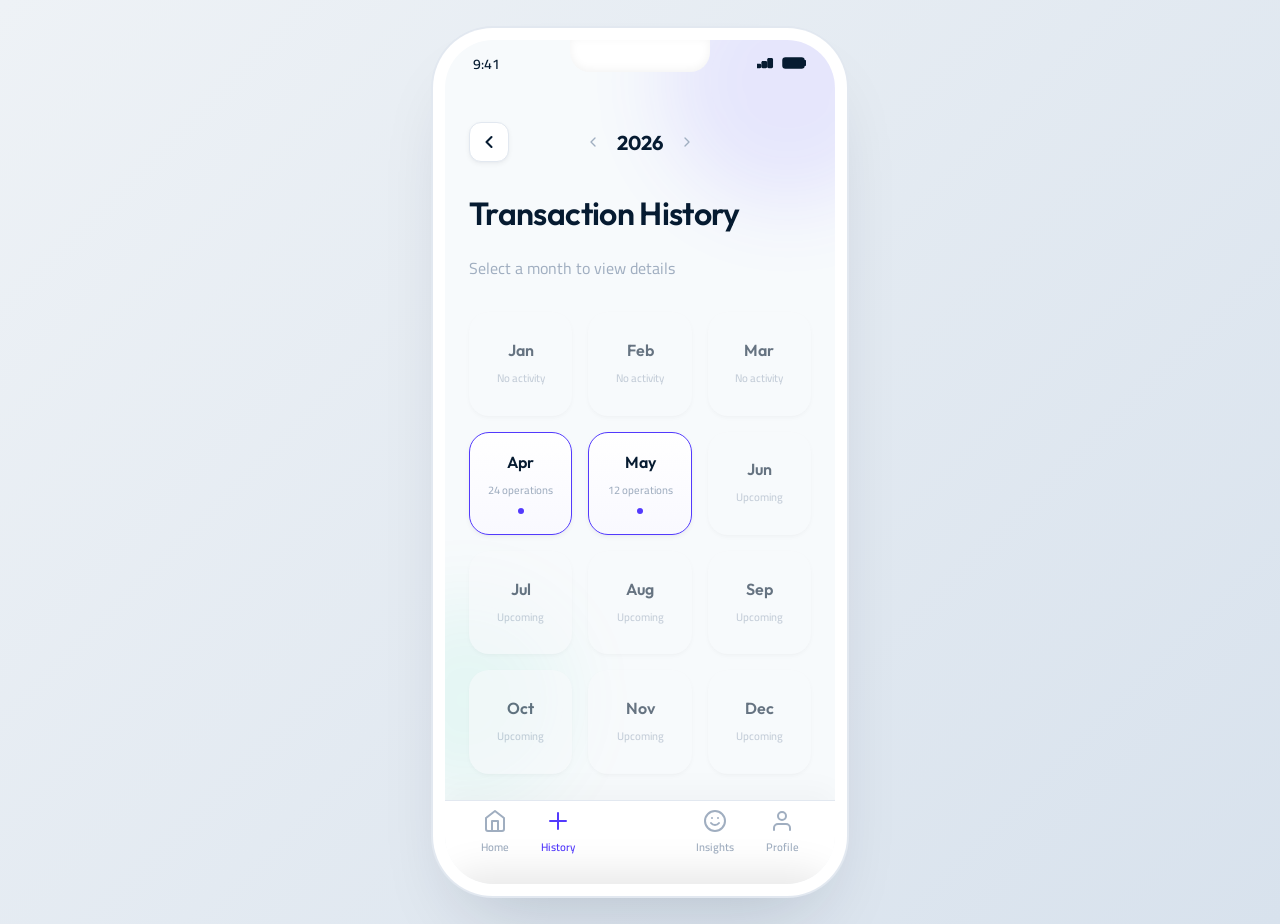
<file: ui_design/history_calendar.html>
<!DOCTYPE html>
<html lang="en">
<head>
    <meta charset="UTF-8">
    <meta name="viewport" content="width=device-width, initial-scale=1.0">
    <title>Emergency Cash - History Calendar</title>
    <link href="https://fonts.googleapis.com/css2?family=Cairo:wght@400;500;600;700;900&family=Inter:wght@400;500;600;700&family=Outfit:wght@500;600;700&display=swap" rel="stylesheet">
    <link rel="stylesheet" href="styles.css">
    <style>
        body { font-family: 'Cairo', 'Inter', sans-serif; }
        .section-title, .month-name, .year-selector { font-family: 'Outfit', sans-serif; }

        /* History Calendar Specific Styles */
        .history-header {
            display: flex;
            align-items: center;
            justify-content: space-between;
            margin-bottom: 32px;
            padding-top: 10px;
        }

        .back-btn {
            width: 40px;
            height: 40px;
            border-radius: 12px;
            background: white;
            border: 1px solid var(--color-border);
            display: flex;
            align-items: center;
            justify-content: center;
            color: var(--color-heading);
            cursor: pointer;
            box-shadow: var(--shadow-sm);
            text-decoration: none;
        }

        .year-selector {
            display: flex;
            align-items: center;
            gap: 12px;
            font-size: 20px;
            font-weight: 700;
            color: var(--color-heading);
        }

        .year-btn {
            background: none;
            border: none;
            color: var(--color-text-muted);
            cursor: pointer;
            padding: 4px;
            display: flex;
            align-items: center;
        }

        .year-btn:hover {
            color: var(--color-primary);
        }

        /* Month Grid */
        .month-grid {
            display: grid;
            grid-template-columns: repeat(3, 1fr);
            gap: 16px;
            margin-bottom: 40px;
        }

        .month-card {
            aspect-ratio: 1;
            background: white;
            border-radius: var(--radius-lg);
            display: flex;
            flex-direction: column;
            align-items: center;
            justify-content: center;
            gap: 8px;
            border: 1.5px solid transparent;
            box-shadow: var(--shadow-sm);
            transition: all var(--transition-smooth);
            cursor: pointer;
            position: relative;
        }

        .month-card:hover {
            transform: translateY(-4px);
            box-shadow: var(--shadow-md);
            border-color: var(--color-primary-light);
        }

        .month-card.active {
            border-color: var(--color-primary);
            background: linear-gradient(180deg, #ffffff 0%, #f9f9ff 100%);
        }

        .month-card.inactive {
            opacity: 0.6;
            background: #f8fafc;
            cursor: default;
        }

        .month-card.inactive:hover {
            transform: none;
            box-shadow: var(--shadow-sm);
            border-color: transparent;
        }

        .month-name {
            font-size: 16px;
            font-weight: 600;
            color: var(--color-heading);
        }

        .month-indicator {
            width: 6px;
            height: 6px;
            border-radius: 50%;
            background: var(--color-primary);
            opacity: 0;
        }

        .active .month-indicator {
            opacity: 1;
        }

        .month-ops-count {
            font-size: 11px;
            color: var(--color-text-muted);
            font-weight: 500;
        }

        /* Bottom Sheet Mockup */
        .bottom-sheet {
            position: absolute;
            bottom: 0;
            left: 0;
            right: 0;
            background: white;
            border-top-left-radius: 32px;
            border-top-right-radius: 32px;
            box-shadow: 0 -10px 40px rgba(0,0,0,0.1);
            z-index: 200;
            padding: 24px;
            transform: translateY(100%);
            transition: transform 0.5s cubic-bezier(0.16, 1, 0.3, 1);
            max-height: 70%;
            display: flex;
            flex-direction: column;
        }

        .bottom-sheet.open {
            transform: translateY(0);
        }

        .sheet-handle {
            width: 40px;
            height: 4px;
            background: var(--color-border);
            border-radius: 2px;
            margin: 0 auto 20px auto;
        }

        .sheet-header {
            display: flex;
            justify-content: space-between;
            align-items: center;
            margin-bottom: 20px;
        }

        .sheet-title {
            font-size: 20px;
            font-weight: 700;
            color: var(--color-heading);
        }

        .sheet-close {
            color: var(--color-text-muted);
            cursor: pointer;
        }

        .transaction-list-mini {
            display: flex;
            flex-direction: column;
            gap: 12px;
            overflow-y: auto;
            padding-bottom: 20px;
        }

        .trans-item-mini {
            display: flex;
            align-items: center;
            padding: 12px;
            background: var(--color-background);
            border-radius: var(--radius-md);
        }

        .trans-icon-mini {
            width: 36px;
            height: 36px;
            border-radius: 10px;
            display: flex;
            align-items: center;
            justify-content: center;
            margin-right: 12px;
            font-size: 16px;
        }

        .trans-info-mini {
            flex: 1;
        }

        .trans-title-mini {
            font-size: 14px;
            font-weight: 600;
            color: var(--color-heading);
        }

        .trans-amount-mini {
            font-size: 14px;
            font-weight: 700;
        }

        .backdrop {
            position: absolute;
            top: 0; left: 0; right: 0; bottom: 0;
            background: rgba(0,0,0,0.4);
            z-index: 150;
            opacity: 0;
            pointer-events: none;
            transition: opacity 0.4s ease;
        }

        .backdrop.visible {
            opacity: 1;
            pointer-events: auto;
        }

        /* Navigation */
        .bottom-nav {
            position: absolute;
            bottom: 0;
            left: 0;
            right: 0;
            height: 84px;
            background: white;
            display: flex;
            justify-content: space-around;
            align-items: center;
            padding: 0 20px 20px 20px;
            box-shadow: 0 -10px 30px rgba(0,0,0,0.03);
            border-top: 1px solid var(--color-border);
            z-index: 100;
        }

        .nav-item {
            display: flex;
            flex-direction: column;
            align-items: center;
            gap: 4px;
            color: var(--color-text-muted);
            text-decoration: none;
            transition: all var(--transition-fast);
        }

        .nav-item.active {
            color: var(--color-primary);
        }

        .nav-item svg {
            width: 24px;
            height: 24px;
        }

        .nav-label {
            font-size: 11px;
            font-weight: 600;
        }
    </style>
</head>
<body>
    <div class="iphone-mockup">
        <div class="glass-bg">
            <div class="glass-blob blob-1"></div>
            <div class="glass-blob blob-2"></div>
        </div>
        
        <div class="status-bar">
            <span>9:41</span>
            <div class="status-icons">
                <svg width="17" height="11" viewBox="0 0 17 11" fill="currentColor"><path d="M11.6667 0H14.5833C15.3888 0 16.0417 0.652876 16.0417 1.45833V8.75C16.0417 9.55546 15.3888 10.2083 14.5833 10.2083H11.6667C10.8612 10.2083 10.2083 9.55546 10.2083 8.75V1.45833C10.2083 0.652876 10.8612 0 11.6667 0Z"/><path d="M5.83333 2.91667H8.75C9.55546 2.91667 10.2083 3.56954 10.2083 4.375V8.75C10.2083 9.55546 9.55546 10.2083 8.75 10.2083H5.83333C5.02788 10.2083 4.375 9.55546 4.375 8.75V4.375C4.375 3.56954 5.02788 2.91667 5.83333 2.91667Z"/><path d="M0 5.83333H2.91667C3.72212 5.83333 4.375 6.48621 4.375 7.29167V8.75C4.375 9.55546 3.72212 10.2083 2.91667 10.2083H0C0 9.40284 0 8.75 0 8.75V5.83333Z"/></svg>
                <span style="margin-left:5px"></span>
                <svg width="25" height="12" viewBox="0 0 25 12" fill="currentColor"><rect x="1" y="1" width="21" height="10" rx="2.5" stroke="currentColor" stroke-width="1.5"/><path d="M24 4V8C24 8.55228 23.5523 9 23 9H22V3H23C23.5523 3 24 3.44772 24 4Z" fill="currentColor"/><rect x="3" y="3" width="14" height="6" rx="1.5" fill="currentColor"/></svg>
            </div>
        </div>
        
        <div class="screen-content">
            <div class="history-header fade-up">
                <a href="dashboard.html" class="back-btn">
                    <svg width="20" height="20" viewBox="0 0 24 24" fill="none" stroke="currentColor" stroke-width="2.5" stroke-linecap="round" stroke-linejoin="round"><polyline points="15 18 9 12 15 6"/></svg>
                </a>
                <div class="year-selector">
                    <button class="year-btn">
                        <svg width="16" height="16" viewBox="0 0 24 24" fill="none" stroke="currentColor" stroke-width="2" stroke-linecap="round" stroke-linejoin="round"><polyline points="15 18 9 12 15 6"/></svg>
                    </button>
                    <span>2026</span>
                    <button class="year-btn">
                        <svg width="16" height="16" viewBox="0 0 24 24" fill="none" stroke="currentColor" stroke-width="2" stroke-linecap="round" stroke-linejoin="round"><polyline points="9 18 15 12 9 6"/></svg>
                    </button>
                </div>
                <div style="width: 40px;"></div> <!-- Spacer -->
            </div>

            <h1 class="title-lg fade-up delay-1">Transaction History</h1>
            <p class="subtitle fade-up delay-1" style="margin-bottom: 32px;">Select a month to view details</p>
            
            <div class="month-grid fade-up delay-2">
                <div class="month-card inactive">
                    <span class="month-name">Jan</span>
                    <span class="month-ops-count">No activity</span>
                </div>
                <div class="month-card inactive">
                    <span class="month-name">Feb</span>
                    <span class="month-ops-count">No activity</span>
                </div>
                <div class="month-card inactive">
                    <span class="month-name">Mar</span>
                    <span class="month-ops-count">No activity</span>
                </div>
                <div class="month-card active" onclick="openSheet('April')">
                    <span class="month-name">Apr</span>
                    <span class="month-ops-count">24 operations</span>
                    <div class="month-indicator"></div>
                </div>
                <div class="month-card active" onclick="openSheet('May')">
                    <span class="month-name">May</span>
                    <span class="month-ops-count">12 operations</span>
                    <div class="month-indicator"></div>
                </div>
                <div class="month-card inactive">
                    <span class="month-name">Jun</span>
                    <span class="month-ops-count">Upcoming</span>
                </div>
                <div class="month-card inactive">
                    <span class="month-name">Jul</span>
                    <span class="month-ops-count">Upcoming</span>
                </div>
                <div class="month-card inactive">
                    <span class="month-name">Aug</span>
                    <span class="month-ops-count">Upcoming</span>
                </div>
                <div class="month-card inactive">
                    <span class="month-name">Sep</span>
                    <span class="month-ops-count">Upcoming</span>
                </div>
                <div class="month-card inactive">
                    <span class="month-name">Oct</span>
                    <span class="month-ops-count">Upcoming</span>
                </div>
                <div class="month-card inactive">
                    <span class="month-name">Nov</span>
                    <span class="month-ops-count">Upcoming</span>
                </div>
                <div class="month-card inactive">
                    <span class="month-name">Dec</span>
                    <span class="month-ops-count">Upcoming</span>
                </div>
            </div>
        </div>

        <div class="backdrop" id="backdrop" onclick="closeSheet()"></div>

        <div class="bottom-sheet" id="bottomSheet">
            <div class="sheet-handle"></div>
            <div class="sheet-header">
                <h2 class="sheet-title" id="sheetTitle">May 2026</h2>
                <div class="sheet-close" onclick="closeSheet()">
                    <svg width="24" height="24" viewBox="0 0 24 24" fill="none" stroke="currentColor" stroke-width="2" stroke-linecap="round" stroke-linejoin="round"><line x1="18" y1="6" x2="6" y2="18"/><line x1="6" y1="6" x2="18" y2="18"/></svg>
                </div>
            </div>
            
            <div class="transaction-list-mini">
                <div class="trans-item-mini">
                    <div class="trans-icon-mini" style="background: #FFF0EB; color: #FF6B35;">🍔</div>
                    <div class="trans-info-mini">
                        <div class="trans-title-mini">McDonald's</div>
                        <div style="font-size: 11px; color: var(--color-text-muted);">Today, 2:45 PM</div>
                    </div>
                    <div class="trans-amount-mini amount-negative">-245 EGP</div>
                </div>
                
                <div class="trans-item-mini">
                    <div class="trans-icon-mini" style="background: #E0FAF3; color: #00C48C;">💰</div>
                    <div class="trans-info-mini">
                        <div class="trans-title-mini">Monthly Salary</div>
                        <div style="font-size: 11px; color: var(--color-text-muted);">Yesterday</div>
                    </div>
                    <div class="trans-amount-mini amount-positive">+12,000 EGP</div>
                </div>
                
                <div class="trans-item-mini">
                    <div class="trans-icon-mini" style="background: #E8F1FF; color: #533afd;">🚗</div>
                    <div class="trans-info-mini">
                        <div class="trans-title-mini">Uber Trip</div>
                        <div style="font-size: 11px; color: var(--color-text-muted);">2 days ago</div>
                    </div>
                    <div class="trans-amount-mini amount-negative">-82 EGP</div>
                </div>

                <div class="trans-item-mini">
                    <div class="trans-icon-mini" style="background: #FFF0EB; color: #FF6B35;">🛒</div>
                    <div class="trans-info-mini">
                        <div class="trans-title-mini">Supermarket</div>
                        <div style="font-size: 11px; color: var(--color-text-muted);">3 days ago</div>
                    </div>
                    <div class="trans-amount-mini amount-negative">-1,200 EGP</div>
                </div>
            </div>
        </div>
        
        <div class="bottom-nav">
            <a href="dashboard.html" class="nav-item">
                <svg viewBox="0 0 24 24" fill="none" stroke="currentColor" stroke-width="2" stroke-linecap="round" stroke-linejoin="round"><path d="M3 9l9-7 9 7v11a2 2 0 0 1-2 2H5a2 2 0 0 1-2-2z"/><polyline points="9 22 9 12 15 12 15 22"/></svg>
                <span class="nav-label">Home</span>
            </a>
            <a href="#" class="nav-item active">
                <svg viewBox="0 0 24 24" fill="none" stroke="currentColor" stroke-width="2" stroke-linecap="round" stroke-linejoin="round"><path d="M12 20v-8m0 0V4m0 8h8m-8 0H4"/></svg>
                <span class="nav-label">History</span>
            </a>
            <div style="width: 56px;"></div> <!-- Spacer for FAB -->
            <a href="insights.html" class="nav-item">
                <svg viewBox="0 0 24 24" fill="none" stroke="currentColor" stroke-width="2" stroke-linecap="round" stroke-linejoin="round"><circle cx="12" cy="12" r="10"/><path d="M8 14s1.5 2 4 2 4-2 4-2"/><line x1="9" y1="9" x2="9.01" y2="9"/><line x1="15" y1="9" x2="15.01" y2="9"/></svg>
                <span class="nav-label">Insights</span>
            </a>
            <a href="#" class="nav-item">
                <svg viewBox="0 0 24 24" fill="none" stroke="currentColor" stroke-width="2" stroke-linecap="round" stroke-linejoin="round"><path d="M20 21v-2a4 4 0 0 0-4-4H8a4 4 0 0 0-4 4v2"/><circle cx="12" cy="7" r="4"/></svg>
                <span class="nav-label">Profile</span>
            </a>
        </div>
    </div>

    <script>
        function openSheet(month) {
            document.getElementById('sheetTitle').textContent = month + ' 2026';
            document.getElementById('bottomSheet').classList.add('open');
            document.getElementById('backdrop').classList.add('visible');
        }

        function closeSheet() {
            document.getElementById('bottomSheet').classList.remove('open');
            document.getElementById('backdrop').classList.remove('visible');
        }
    </script>
</body>
</html>
</file>
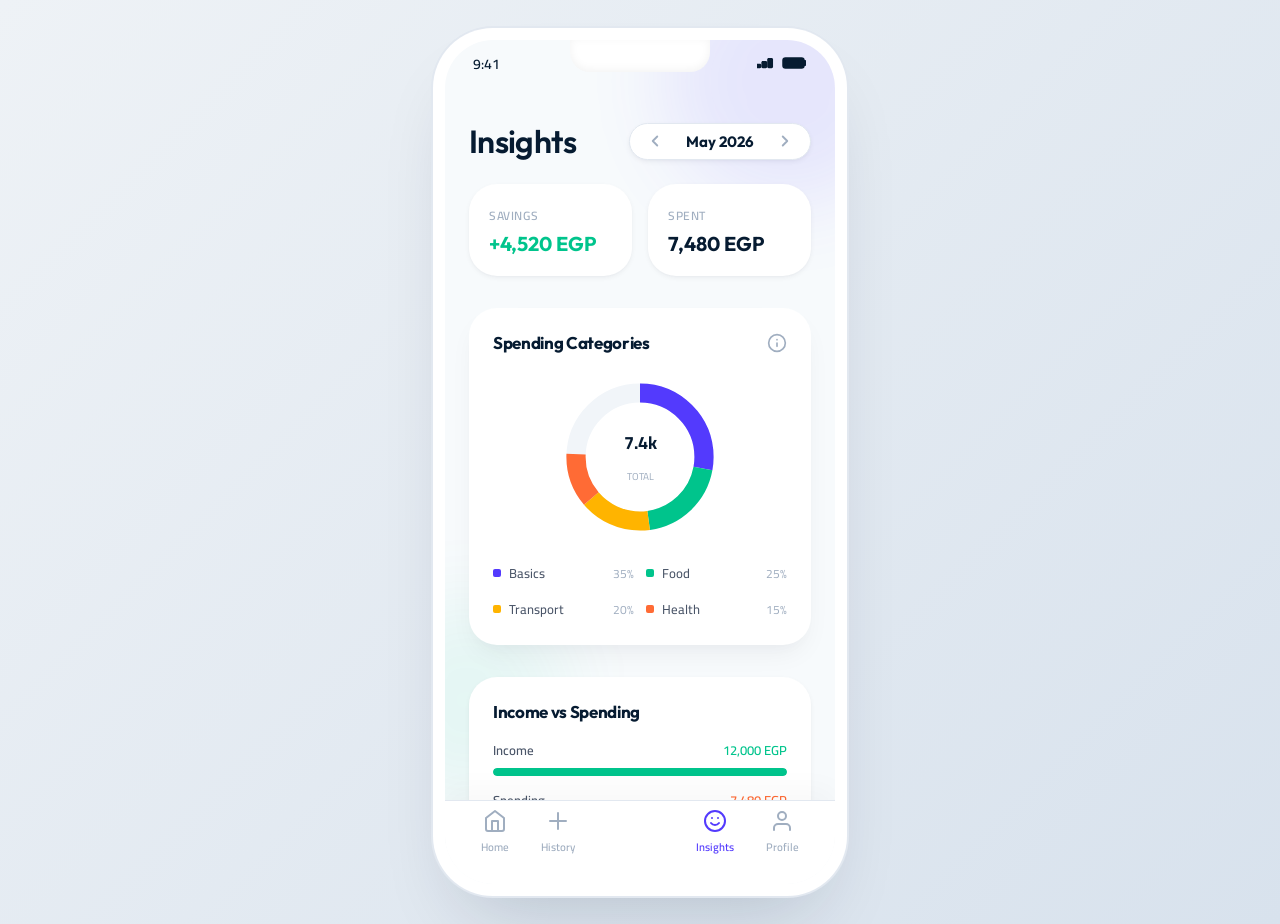
<file: ui_design/insights.html>
<!DOCTYPE html>
<html lang="en">
<head>
    <meta charset="UTF-8">
    <meta name="viewport" content="width=device-width, initial-scale=1.0">
    <title>Emergency Cash - Insights</title>
    <link href="https://fonts.googleapis.com/css2?family=Cairo:wght@400;500;600;700;900&family=Inter:wght@400;500;600;700&family=Outfit:wght@500;600;700&display=swap" rel="stylesheet">
    <link rel="stylesheet" href="styles.css">
    <style>
        body { font-family: 'Cairo', 'Inter', sans-serif; }
        .section-title, .stats-value, .month-label { font-family: 'Outfit', sans-serif; }

        /* Insights Specific Styles */
        .insights-header {
            display: flex;
            align-items: center;
            justify-content: space-between;
            margin-bottom: 24px;
            padding-top: 10px;
        }

        .month-nav {
            display: flex;
            align-items: center;
            gap: 16px;
            background: white;
            padding: 8px 16px;
            border-radius: var(--radius-full);
            border: 1px solid var(--color-border);
            box-shadow: var(--shadow-sm);
        }

        .month-label {
            font-size: 15px;
            font-weight: 700;
            color: var(--color-heading);
            min-width: 80px;
            text-align: center;
        }

        .nav-arrow {
            color: var(--color-text-muted);
            cursor: pointer;
            display: flex;
            align-items: center;
        }

        .nav-arrow:hover {
            color: var(--color-primary);
        }

        /* Summary Cards */
        .summary-grid {
            display: grid;
            grid-template-columns: 1fr 1fr;
            gap: 16px;
            margin-bottom: 32px;
        }

        .summary-card {
            background: white;
            padding: 20px;
            border-radius: var(--radius-xl);
            box-shadow: var(--shadow-sm);
            display: flex;
            flex-direction: column;
            gap: 4px;
        }

        .stats-label {
            font-size: 12px;
            font-weight: 600;
            color: var(--color-text-muted);
            text-transform: uppercase;
            letter-spacing: 0.05em;
        }

        .stats-value {
            font-size: 20px;
            font-weight: 700;
            color: var(--color-heading);
        }

        .stats-value.positive { color: var(--color-success); }
        .stats-value.negative { color: var(--color-emergency); }

        /* Chart Section */
        .chart-container {
            background: white;
            padding: 24px;
            border-radius: var(--radius-xl);
            box-shadow: var(--shadow-md);
            margin-bottom: 32px;
            position: relative;
        }

        .chart-header {
            display: flex;
            justify-content: space-between;
            align-items: center;
            margin-bottom: 24px;
        }

        .chart-title {
            font-size: 17px;
            font-weight: 700;
            color: var(--color-heading);
        }

        /* Donut Chart Mockup */
        .donut-chart {
            width: 160px;
            height: 160px;
            margin: 0 auto 24px auto;
            position: relative;
            display: flex;
            align-items: center;
            justify-content: center;
        }

        .donut-svg {
            transform: rotate(-90deg);
        }

        .donut-segment {
            fill: none;
            stroke-width: 12;
        }

        .donut-center {
            position: absolute;
            text-align: center;
        }

        .center-val {
            font-size: 18px;
            font-weight: 700;
            color: var(--color-heading);
            display: block;
        }

        .center-lbl {
            font-size: 10px;
            color: var(--color-text-muted);
            text-transform: uppercase;
        }

        /* Legend */
        .legend-grid {
            display: grid;
            grid-template-columns: 1fr 1fr;
            gap: 12px;
        }

        .legend-item {
            display: flex;
            align-items: center;
            gap: 8px;
        }

        .legend-dot {
            width: 8px;
            height: 8px;
            border-radius: 2px;
        }

        .legend-text {
            font-size: 13px;
            color: var(--color-text-body);
            font-weight: 500;
        }

        .legend-percent {
            font-size: 12px;
            color: var(--color-text-muted);
            margin-left: auto;
        }

        /* Monthly Comparison Bar */
        .comparison-section {
            background: white;
            padding: 24px;
            border-radius: var(--radius-xl);
            box-shadow: var(--shadow-sm);
            margin-bottom: 40px;
        }

        .bar-group {
            margin-top: 16px;
            display: flex;
            flex-direction: column;
            gap: 12px;
        }

        .bar-item {
            display: flex;
            flex-direction: column;
            gap: 6px;
        }

        .bar-label-row {
            display: flex;
            justify-content: space-between;
            font-size: 13px;
            font-weight: 600;
        }

        .bar-bg {
            height: 8px;
            background: var(--color-background);
            border-radius: 4px;
            overflow: hidden;
        }

        .bar-fill {
            height: 100%;
            border-radius: 4px;
        }

        /* Bottom Nav */
        .bottom-nav {
            position: absolute;
            bottom: 0;
            left: 0;
            right: 0;
            height: 84px;
            background: white;
            display: flex;
            justify-content: space-around;
            align-items: center;
            padding: 0 20px 20px 20px;
            box-shadow: 0 -10px 30px rgba(0,0,0,0.03);
            border-top: 1px solid var(--color-border);
            z-index: 100;
        }

        .nav-item {
            display: flex;
            flex-direction: column;
            align-items: center;
            gap: 4px;
            color: var(--color-text-muted);
            text-decoration: none;
            transition: all var(--transition-fast);
        }

        .nav-item.active {
            color: var(--color-primary);
        }

        .nav-item svg {
            width: 24px;
            height: 24px;
        }

        .nav-label {
            font-size: 11px;
            font-weight: 600;
        }
    </style>
</head>
<body>
    <div class="iphone-mockup">
        <div class="glass-bg">
            <div class="glass-blob blob-1"></div>
            <div class="glass-blob blob-2"></div>
        </div>
        
        <div class="status-bar">
            <span>9:41</span>
            <div class="status-icons">
                <svg width="17" height="11" viewBox="0 0 17 11" fill="currentColor"><path d="M11.6667 0H14.5833C15.3888 0 16.0417 0.652876 16.0417 1.45833V8.75C16.0417 9.55546 15.3888 10.2083 14.5833 10.2083H11.6667C10.8612 10.2083 10.2083 9.55546 10.2083 8.75V1.45833C10.2083 0.652876 10.8612 0 11.6667 0Z"/><path d="M5.83333 2.91667H8.75C9.55546 2.91667 10.2083 3.56954 10.2083 4.375V8.75C10.2083 9.55546 9.55546 10.2083 8.75 10.2083H5.83333C5.02788 10.2083 4.375 9.55546 4.375 8.75V4.375C4.375 3.56954 5.02788 2.91667 5.83333 2.91667Z"/><path d="M0 5.83333H2.91667C3.72212 5.83333 4.375 6.48621 4.375 7.29167V8.75C4.375 9.55546 3.72212 10.2083 2.91667 10.2083H0C0 9.40284 0 8.75 0 8.75V5.83333Z"/></svg>
                <span style="margin-left:5px"></span>
                <svg width="25" height="12" viewBox="0 0 25 12" fill="currentColor"><rect x="1" y="1" width="21" height="10" rx="2.5" stroke="currentColor" stroke-width="1.5"/><path d="M24 4V8C24 8.55228 23.5523 9 23 9H22V3H23C23.5523 3 24 3.44772 24 4Z" fill="currentColor"/><rect x="3" y="3" width="14" height="6" rx="1.5" fill="currentColor"/></svg>
            </div>
        </div>
        
        <div class="screen-content">
            <div class="insights-header fade-up">
                <h1 class="title-lg" style="margin-bottom: 0;">Insights</h1>
                <div class="month-nav">
                    <div class="nav-arrow"><svg width="18" height="18" viewBox="0 0 24 24" fill="none" stroke="currentColor" stroke-width="2.5" stroke-linecap="round" stroke-linejoin="round"><polyline points="15 18 9 12 15 6"/></svg></div>
                    <span class="month-label">May 2026</span>
                    <div class="nav-arrow"><svg width="18" height="18" viewBox="0 0 24 24" fill="none" stroke="currentColor" stroke-width="2.5" stroke-linecap="round" stroke-linejoin="round"><polyline points="9 18 15 12 9 6"/></svg></div>
                </div>
            </div>

            <div class="summary-grid fade-up delay-1">
                <div class="summary-card">
                    <span class="stats-label">Savings</span>
                    <span class="stats-value positive">+4,520 EGP</span>
                </div>
                <div class="summary-card">
                    <span class="stats-label">Spent</span>
                    <span class="stats-value">7,480 EGP</span>
                </div>
            </div>

            <div class="chart-container fade-up delay-2">
                <div class="chart-header">
                    <h2 class="chart-title">Spending Categories</h2>
                    <svg width="20" height="20" viewBox="0 0 24 24" fill="none" stroke="currentColor" stroke-width="2" stroke-linecap="round" stroke-linejoin="round" style="color: var(--color-text-muted);"><circle cx="12" cy="12" r="10"/><line x1="12" y1="16" x2="12" y2="12"/><line x1="12" y1="8" x2="12.01" y2="8"/></svg>
                </div>

                <div class="donut-chart">
                    <svg class="donut-svg" width="160" height="160" viewBox="0 0 100 100">
                        <!-- Background Circle -->
                        <circle class="donut-segment" cx="50" cy="50" r="40" stroke="#f1f5f9" />
                        <!-- Data Segments (Mocked) -->
                        <circle class="donut-segment" cx="50" cy="50" r="40" stroke="#533afd" stroke-dasharray="70 251.2" />
                        <circle class="donut-segment" cx="50" cy="50" r="40" stroke="#00C48C" stroke-dasharray="50 251.2" stroke-dashoffset="-70" />
                        <circle class="donut-segment" cx="50" cy="50" r="40" stroke="#FFB400" stroke-dasharray="40 251.2" stroke-dashoffset="-120" />
                        <circle class="donut-segment" cx="50" cy="50" r="40" stroke="#FF6B35" stroke-dasharray="30 251.2" stroke-dashoffset="-160" />
                    </svg>
                    <div class="donut-center">
                        <span class="center-val">7.4k</span>
                        <span class="center-lbl">Total</span>
                    </div>
                </div>

                <div class="legend-grid">
                    <div class="legend-item">
                        <div class="legend-dot" style="background: #533afd;"></div>
                        <span class="legend-text">Basics</span>
                        <span class="legend-percent">35%</span>
                    </div>
                    <div class="legend-item">
                        <div class="legend-dot" style="background: #00C48C;"></div>
                        <span class="legend-text">Food</span>
                        <span class="legend-percent">25%</span>
                    </div>
                    <div class="legend-item">
                        <div class="legend-dot" style="background: #FFB400;"></div>
                        <span class="legend-text">Transport</span>
                        <span class="legend-percent">20%</span>
                    </div>
                    <div class="legend-item">
                        <div class="legend-dot" style="background: #FF6B35;"></div>
                        <span class="legend-text">Health</span>
                        <span class="legend-percent">15%</span>
                    </div>
                </div>
            </div>

            <div class="comparison-section fade-up delay-3">
                <h2 class="chart-title">Income vs Spending</h2>
                <div class="bar-group">
                    <div class="bar-item">
                        <div class="bar-label-row">
                            <span>Income</span>
                            <span style="color: var(--color-success);">12,000 EGP</span>
                        </div>
                        <div class="bar-bg">
                            <div class="bar-fill" style="width: 100%; background: var(--color-success);"></div>
                        </div>
                    </div>
                    <div class="bar-item">
                        <div class="bar-label-row">
                            <span>Spending</span>
                            <span style="color: var(--color-emergency);">7,480 EGP</span>
                        </div>
                        <div class="bar-bg">
                            <div class="bar-fill" style="width: 62%; background: var(--color-emergency);"></div>
                        </div>
                    </div>
                </div>
            </div>
            <div style="height: 100px;"></div>
        </div>
        
        <div class="bottom-nav">
            <a href="dashboard.html" class="nav-item">
                <svg viewBox="0 0 24 24" fill="none" stroke="currentColor" stroke-width="2" stroke-linecap="round" stroke-linejoin="round"><path d="M3 9l9-7 9 7v11a2 2 0 0 1-2 2H5a2 2 0 0 1-2-2z"/><polyline points="9 22 9 12 15 12 15 22"/></svg>
                <span class="nav-label">Home</span>
            </a>
            <a href="history_calendar.html" class="nav-item">
                <svg viewBox="0 0 24 24" fill="none" stroke="currentColor" stroke-width="2" stroke-linecap="round" stroke-linejoin="round"><path d="M12 20v-8m0 0V4m0 8h8m-8 0H4"/></svg>
                <span class="nav-label">History</span>
            </a>
            <div style="width: 56px;"></div> <!-- Spacer for FAB -->
            <a href="#" class="nav-item active">
                <svg viewBox="0 0 24 24" fill="none" stroke="currentColor" stroke-width="2" stroke-linecap="round" stroke-linejoin="round"><circle cx="12" cy="12" r="10"/><path d="M8 14s1.5 2 4 2 4-2 4-2"/><line x1="9" y1="9" x2="9.01" y2="9"/><line x1="15" y1="9" x2="15.01" y2="9"/></svg>
                <span class="nav-label">Insights</span>
            </a>
            <a href="#" class="nav-item">
                <svg viewBox="0 0 24 24" fill="none" stroke="currentColor" stroke-width="2" stroke-linecap="round" stroke-linejoin="round"><path d="M20 21v-2a4 4 0 0 0-4-4H8a4 4 0 0 0-4 4v2"/><circle cx="12" cy="7" r="4"/></svg>
                <span class="nav-label">Profile</span>
            </a>
        </div>
    </div>
</body>
</html>
</file>
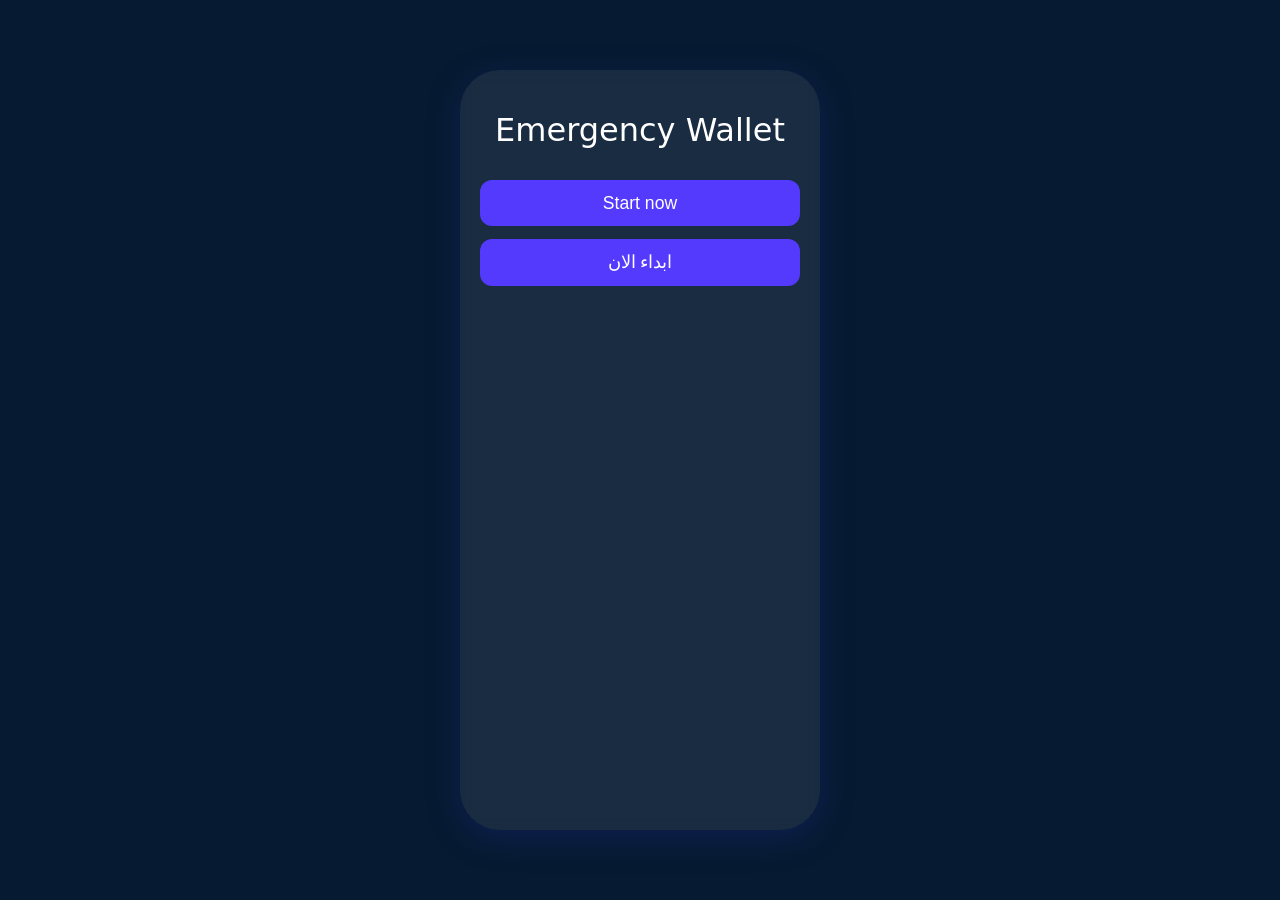
<file: ui_design/mobile_landing.html>
<!DOCTYPE html>
<html lang="en">
<head>
  <meta charset="UTF-8" />
  <meta name="viewport" content="width=device-width, initial-scale=1.0" />
  <title>Emergency Wallet – Choose Language</title>
  <style>
    :root {
      --color-primary: #533afd; /* brand purple */
      --color-bg: #061b31; /* deep navy */
      --color-text-muted: #999;
      --color-border: #444;
    }
    body {
      margin: 0;
      padding: 0;
      font-family: 'Inter', system-ui, sans-serif;
      background: var(--color-bg);
      color: #fff;
      display: flex;
      justify-content: center;
      align-items: center;
      height: 100vh;
    }
    .iphone-mockup {
      width: 360px;
      height: 760px;
      border-radius: 40px;
      overflow: hidden;
      position: relative;
      background: rgba(255,255,255,0.08);
      box-shadow: 0 8px 32px 0 rgba(31,38,135,0.37);
      backdrop-filter: blur(8px);
    }
    .screen-content {
      padding: 20px;
      display: flex;
      flex-direction: column;
      height: 100%;
      box-sizing: border-box;
    }
    h1 {
      font-weight: 300;
      font-size: 2rem;
      margin-bottom: 1.5rem;
      text-align: center;
    }
    .lang-btn {
      background: var(--color-primary);
      border: none;
      color: #fff;
      padding: 0.8rem 1.5rem;
      margin: 0.4rem 0;
      border-radius: 0.75rem;
      font-size: 1.1rem;
      cursor: pointer;
      width: 100%;
      transition: transform 0.2s, box-shadow 0.2s;
    }
    .lang-btn:hover {
      transform: translateY(-2px);
      box-shadow: 0 4px 12px rgba(0,0,0,0.3);
    }
  </style>
</head>
<body>
  <div class="iphone-mockup">
    <div class="screen-content">
      <h1>Emergency Wallet</h1>
      <button class="lang-btn" id="btn-en">Start now</button>
      <button class="lang-btn" id="btn-ar">ابداء الان</button>
    </div>
  </div>
  <script>
    const setLocale = (locale) => {
      localStorage.setItem('locale', locale);
      const msg = locale === 'ar' ? 'تم اختيار اللغة العربية' : 'English language selected';
      alert(msg);
    };
    document.getElementById('btn-en').addEventListener('click', () => setLocale('en'));
    document.getElementById('btn-ar').addEventListener('click', () => setLocale('ar'));
  </script>
</body>
</html>
</file>
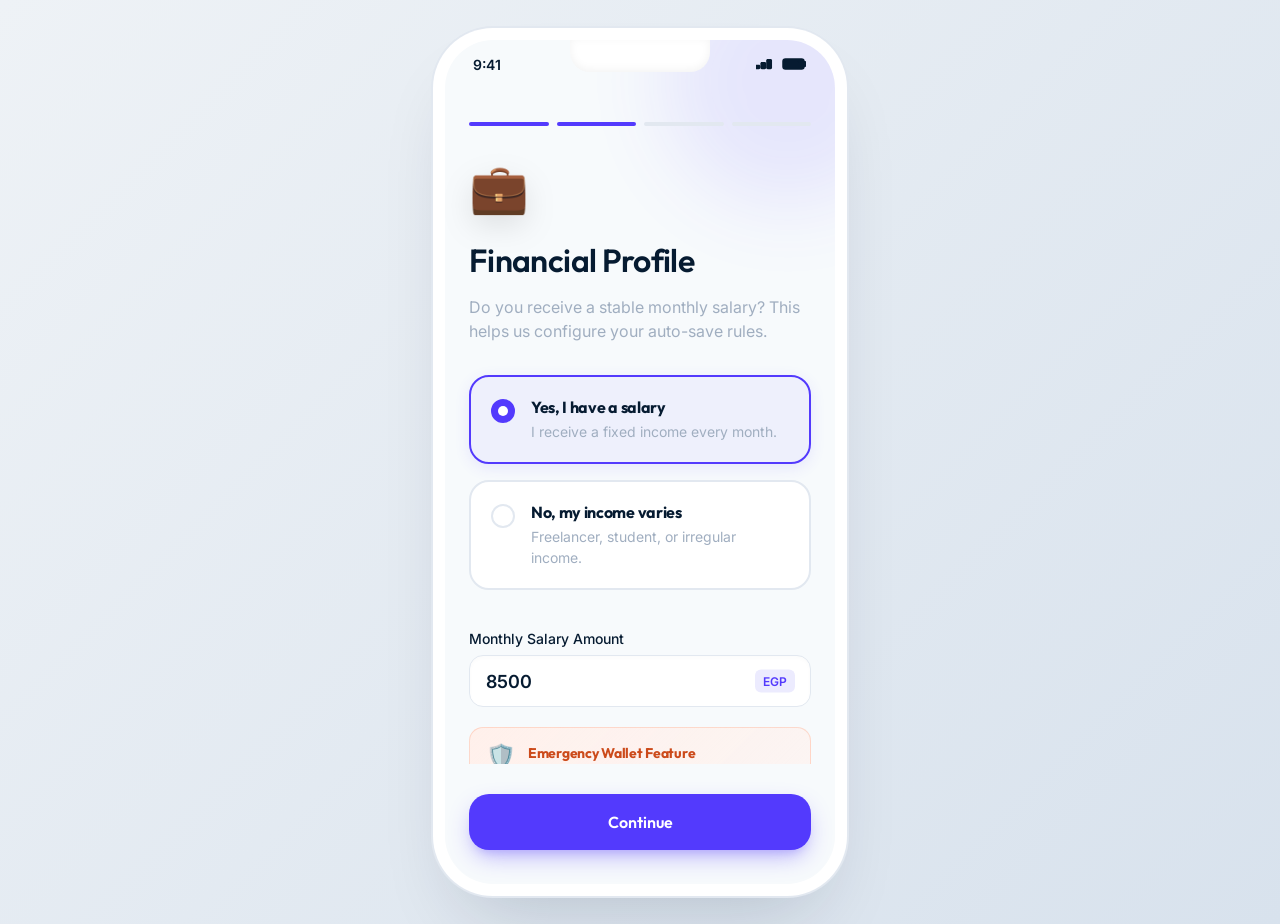
<file: ui_design/onboarding.html>
<!DOCTYPE html>
<html lang="en">
<head>
    <meta charset="UTF-8">
    <meta name="viewport" content="width=device-width, initial-scale=1.0">
    <title>Emergency Cash - Onboarding Preview</title>
    <link rel="stylesheet" href="styles.css">
    <style>
        .progress-header {
            display: flex;
            gap: 8px;
            margin-bottom: 32px;
            margin-top: 10px;
        }
        .progress-dot {
            height: 4px;
            flex: 1;
            background-color: var(--color-border);
            border-radius: 2px;
            transition: all var(--transition-smooth);
        }
        .progress-dot.active {
            background-color: var(--color-primary);
        }
        
        .illustration-wrapper {
            font-size: 48px;
            margin-bottom: 24px;
            filter: drop-shadow(0 10px 15px rgba(0,0,0,0.1));
            animation: bounce 2s ease-in-out infinite;
        }
        
        @keyframes bounce {
            0%, 100% { transform: translateY(0); }
            50% { transform: translateY(-8px); }
        }
        
        .radio-card {
            border: 2px solid var(--color-border);
            border-radius: var(--radius-lg);
            padding: 20px;
            margin-bottom: 16px;
            cursor: pointer;
            transition: all var(--transition-fast);
            background: var(--color-surface);
            display: flex;
            gap: 16px;
            align-items: flex-start;
        }
        
        .radio-card:hover {
            border-color: var(--color-primary-light);
            background-color: rgba(83, 58, 253, 0.02);
            transform: translateY(-2px);
            box-shadow: var(--shadow-sm);
        }
        
        .radio-card.selected {
            border-color: var(--color-primary);
            background-color: rgba(83, 58, 253, 0.05);
            box-shadow: 0 4px 15px rgba(83, 58, 253, 0.1);
        }
        
        .radio-indicator {
            width: 24px;
            height: 24px;
            border-radius: 50%;
            border: 2px solid var(--color-border);
            display: flex;
            justify-content: center;
            align-items: center;
            flex-shrink: 0;
            transition: all 0.2s;
            margin-top: 2px;
        }
        
        .radio-card.selected .radio-indicator {
            border-color: var(--color-primary);
            background-color: var(--color-primary);
        }
        
        .radio-card.selected .radio-indicator::after {
            content: '';
            width: 10px;
            height: 10px;
            background-color: white;
            border-radius: 50%;
        }
        
        .card-content h3 {
            font-size: 16px;
            margin-bottom: 4px;
            color: var(--color-heading);
        }
        
        .card-content p {
            font-size: 14px;
            color: var(--color-text-muted);
            margin: 0;
            line-height: 1.5;
        }
        
        /* Salary Input Animation */
        .salary-input-container {
            max-height: 0;
            opacity: 0;
            overflow: hidden;
            transition: all var(--transition-smooth);
        }
        
        .salary-input-container.visible {
            max-height: 250px;
            opacity: 1;
            margin-top: 24px;
        }
        
        .emergency-banner {
            background: linear-gradient(135deg, var(--color-emergency-light) 0%, rgba(255, 240, 235, 0.5) 100%);
            border: 1px solid rgba(255, 107, 53, 0.2);
            border-radius: var(--radius-md);
            padding: 16px;
            display: flex;
            gap: 12px;
            align-items: flex-start;
            margin-top: 20px;
        }
        
        .emergency-banner .icon {
            font-size: 24px;
            margin-top: -2px;
        }
        
        .currency-suffix {
            position: absolute;
            right: 16px;
            top: 50%;
            transform: translateY(-50%);
            font-weight: 600;
            color: var(--color-primary);
            background: var(--color-primary-light);
            padding: 4px 8px;
            border-radius: 6px;
            font-size: 12px;
        }
    </style>
</head>
<body>
    <div class="iphone-mockup">
        <div class="glass-bg">
            <div class="glass-blob blob-1"></div>
        </div>
        
        <div class="status-bar">
            <span>9:41</span>
            <div class="status-icons">
                <svg width="17" height="11" viewBox="0 0 17 11" fill="currentColor" xmlns="http://www.w3.org/2000/svg"><path d="M11.6667 0H14.5833C15.3888 0 16.0417 0.652876 16.0417 1.45833V8.75C16.0417 9.55546 15.3888 10.2083 14.5833 10.2083H11.6667C10.8612 10.2083 10.2083 9.55546 10.2083 8.75V1.45833C10.2083 0.652876 10.8612 0 11.6667 0Z"/><path d="M5.83333 2.91667H8.75C9.55546 2.91667 10.2083 3.56954 10.2083 4.375V8.75C10.2083 9.55546 9.55546 10.2083 8.75 10.2083H5.83333C5.02788 10.2083 4.375 9.55546 4.375 8.75V4.375C4.375 3.56954 5.02788 2.91667 5.83333 2.91667Z"/><path d="M0 5.83333H2.91667C3.72212 5.83333 4.375 6.48621 4.375 7.29167V8.75C4.375 9.55546 3.72212 10.2083 2.91667 10.2083H0C0 9.40284 0 8.75 0 8.75V5.83333Z"/></svg>
                <span style="margin-left:5px"></span>
                <svg width="25" height="12" viewBox="0 0 25 12" fill="currentColor" xmlns="http://www.w3.org/2000/svg"><rect x="1" y="1" width="21" height="10" rx="2.5" stroke="currentColor" stroke-width="1.5"/><path d="M24 4V8C24 8.55228 23.5523 9 23 9H22V3H23C23.5523 3 24 3.44772 24 4Z" fill="currentColor"/><rect x="3" y="3" width="14" height="6" rx="1.5" fill="currentColor"/></svg>
            </div>
        </div>
        
        <div class="screen-content">
            <div class="progress-header fade-up">
                <div class="progress-dot active"></div>
                <div class="progress-dot active"></div>
                <div class="progress-dot"></div>
                <div class="progress-dot"></div>
            </div>
            
            <div class="fade-up delay-1">
                <div class="illustration-wrapper">💼</div>
                <h1 class="title-lg">Financial Profile</h1>
                <p class="subtitle" style="margin-bottom: 32px;">Do you receive a stable monthly salary? This helps us configure your auto-save rules.</p>
            </div>
            
            <div class="fade-up delay-2">
                <!-- Yes Option -->
                <div class="radio-card selected" onclick="toggleSelection(this, 'yes')">
                    <div class="radio-indicator"></div>
                    <div class="card-content">
                        <h3>Yes, I have a salary</h3>
                        <p>I receive a fixed income every month.</p>
                    </div>
                </div>
                
                <!-- No Option -->
                <div class="radio-card" onclick="toggleSelection(this, 'no')">
                    <div class="radio-indicator"></div>
                    <div class="card-content">
                        <h3>No, my income varies</h3>
                        <p>Freelancer, student, or irregular income.</p>
                    </div>
                </div>
            </div>
            
            <!-- Expanding Content for Yes Option -->
            <div class="salary-input-container visible" id="salary-input-section">
                <div class="input-group">
                    <label class="input-label">Monthly Salary Amount</label>
                    <div style="position: relative;">
                        <input type="text" class="input-field" placeholder="0.00" style="padding-right: 70px; font-weight: 600; font-size: 18px;" value="8500">
                        <span class="currency-suffix">EGP</span>
                    </div>
                </div>
                
                <div class="emergency-banner">
                    <div class="icon">🛡️</div>
                    <div>
                        <h4 style="font-size: 14px; color: var(--color-emergency-dark); margin-bottom: 4px; font-weight: 700;">Emergency Wallet Feature</h4>
                        <p style="font-size: 13px; color: var(--color-emergency-dark); margin: 0; line-height: 1.4;">We will automatically help you save <strong style="font-weight:700;">20%</strong> of your salary when you log it.</p>
                    </div>
                </div>
            </div>
            
            <div style="margin-top: auto; padding-top: 30px; padding-bottom: 10px;" class="fade-up delay-4">
                <button type="button" class="btn btn-primary">Continue</button>
            </div>
        </div>
    </div>
    
    <script>
        function toggleSelection(element, type) {
            // Remove selected class from all
            document.querySelectorAll('.radio-card').forEach(card => card.classList.remove('selected'));
            // Add to clicked
            element.classList.add('selected');
            
            // Toggle visibility of the salary input
            const salarySection = document.getElementById('salary-input-section');
            if(type === 'yes') {
                salarySection.classList.add('visible');
            } else {
                salarySection.classList.remove('visible');
            }
        }
    </script>
</body>
</html>
</file>
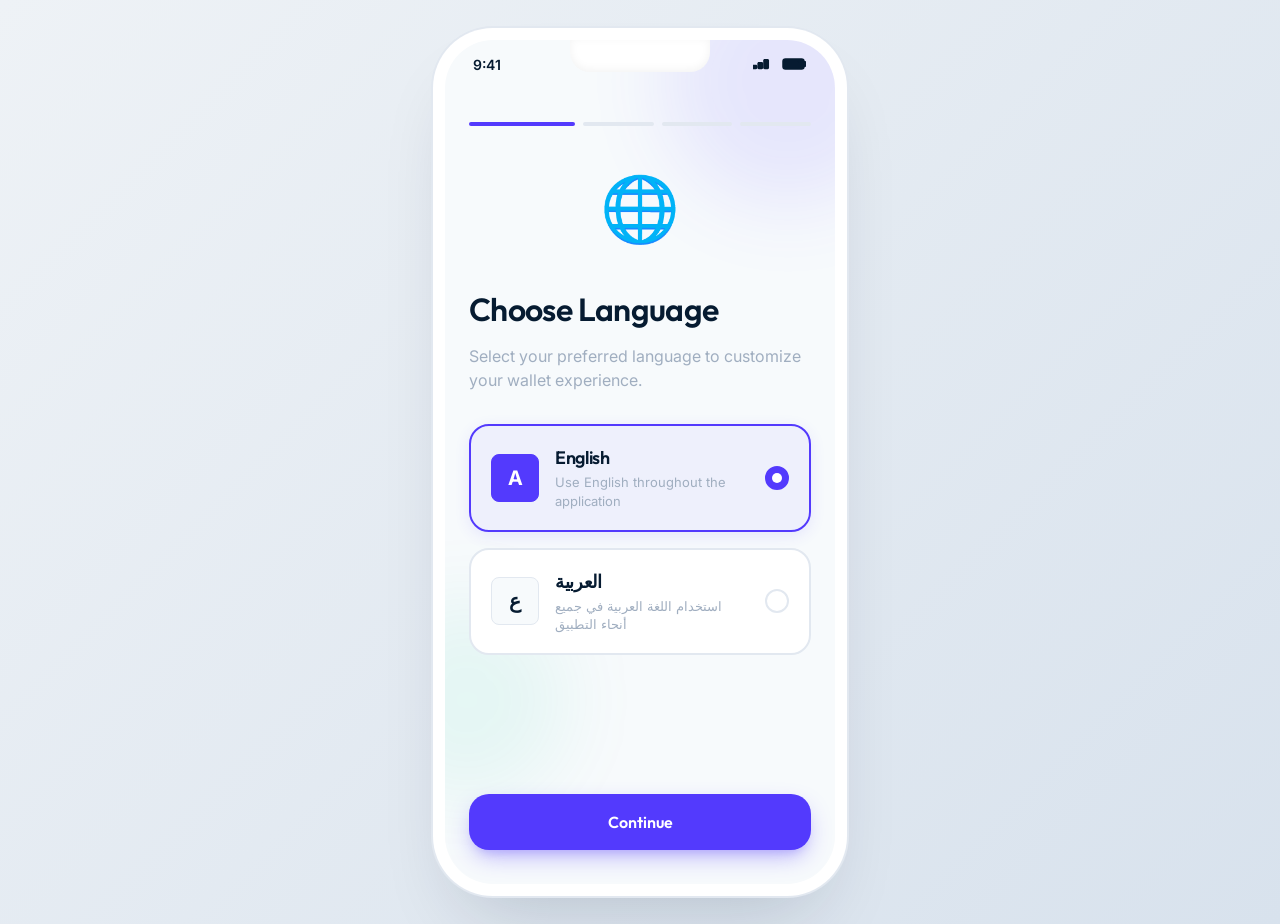
<file: ui_design/onboarding_language.html>
<!DOCTYPE html>
<html lang="en">
<head>
    <meta charset="UTF-8">
    <meta name="viewport" content="width=device-width, initial-scale=1.0">
    <title>Emergency Cash - Onboarding Language Selection</title>
    <link rel="stylesheet" href="styles.css">
    <style>
        .progress-header {
            display: flex;
            gap: 8px;
            margin-bottom: 32px;
            margin-top: 10px;
        }
        .progress-dot {
            height: 4px;
            flex: 1;
            background-color: var(--color-border);
            border-radius: 2px;
            transition: all var(--transition-smooth);
        }
        .progress-dot.active {
            background-color: var(--color-primary);
        }
        
        .illustration-wrapper {
            font-size: 56px;
            margin-bottom: 32px;
            display: flex;
            justify-content: center;
            align-items: center;
            height: 100px;
            position: relative;
        }

        .globe-animation {
            animation: rotateGlobe 12s linear infinite;
        }

        @keyframes rotateGlobe {
            0% { transform: rotate(0deg); }
            100% { transform: rotate(360deg); }
        }
        
        .radio-card {
            border: 2px solid var(--color-border);
            border-radius: var(--radius-lg);
            padding: 20px;
            margin-bottom: 16px;
            cursor: pointer;
            transition: all var(--transition-fast);
            background: var(--color-surface);
            display: flex;
            gap: 16px;
            align-items: center;
            position: relative;
        }
        
        .radio-card:hover {
            border-color: var(--color-primary-light);
            background-color: rgba(83, 58, 253, 0.02);
            transform: translateY(-2px);
            box-shadow: var(--shadow-sm);
        }
        
        .radio-card.selected {
            border-color: var(--color-primary);
            background-color: rgba(83, 58, 253, 0.05);
            box-shadow: 0 4px 15px rgba(83, 58, 253, 0.1);
        }
        
        .radio-indicator {
            width: 24px;
            height: 24px;
            border-radius: 50%;
            border: 2px solid var(--color-border);
            display: flex;
            justify-content: center;
            align-items: center;
            flex-shrink: 0;
            transition: all 0.2s;
        }
        
        .radio-card.selected .radio-indicator {
            border-color: var(--color-primary);
            background-color: var(--color-primary);
        }
        
        .radio-card.selected .radio-indicator::after {
            content: '';
            width: 10px;
            height: 10px;
            background-color: white;
            border-radius: 50%;
        }

        .lang-avatar {
            width: 48px;
            height: 48px;
            border-radius: var(--radius-sm);
            background: var(--color-background);
            color: var(--color-heading);
            font-size: 20px;
            font-weight: 700;
            display: flex;
            align-items: center;
            justify-content: center;
            border: 1px solid var(--color-border);
            transition: all var(--transition-fast);
        }

        .radio-card.selected .lang-avatar {
            background: var(--color-primary);
            color: white;
            border-color: var(--color-primary);
        }
        
        .card-content {
            flex: 1;
        }

        .card-content h3 {
            font-size: 18px;
            font-weight: 600;
            margin-bottom: 4px;
            color: var(--color-heading);
            font-family: 'Outfit', sans-serif;
        }
        
        .card-content p {
            font-size: 13px;
            color: var(--color-text-muted);
            margin: 0;
            line-height: 1.4;
        }

        /* RTL Specifics */
        .rtl {
            direction: rtl;
            text-align: right;
        }
        .rtl .radio-card {
            flex-direction: row-reverse;
        }
        .rtl .status-icons {
            flex-direction: row-reverse;
        }
    </style>
</head>
<body>
    <div class="iphone-mockup" id="phone-frame">
        <div class="glass-bg">
            <div class="glass-blob blob-1"></div>
            <div class="glass-blob blob-2"></div>
        </div>
        
        <div class="status-bar">
            <span id="status-time">9:41</span>
            <div class="status-icons" style="display: flex; align-items: center; gap: 5px;">
                <svg width="17" height="11" viewBox="0 0 17 11" fill="currentColor" xmlns="http://www.w3.org/2000/svg"><path d="M11.6667 0H14.5833C15.3888 0 16.0417 0.652876 16.0417 1.45833V8.75C16.0417 9.55546 15.3888 10.2083 14.5833 10.2083H11.6667C10.8612 10.2083 10.2083 9.55546 10.2083 8.75V1.45833C10.2083 0.652876 10.8612 0 11.6667 0Z"/><path d="M5.83333 2.91667H8.75C9.55546 2.91667 10.2083 3.56954 10.2083 4.375V8.75C10.2083 9.55546 9.55546 10.2083 8.75 10.2083H5.83333C5.02788 10.2083 4.375 9.55546 4.375 8.75V4.375C4.375 3.56954 5.02788 2.91667 5.83333 2.91667Z"/><path d="M0 5.83333H2.91667C3.72212 5.83333 4.375 6.48621 4.375 7.29167V8.75C4.375 9.55546 3.72212 10.2083 2.91667 10.2083H0C0 9.40284 0 8.75 0 8.75V5.83333Z"/></svg>
                <span style="margin-left:2px"></span>
                <svg width="25" height="12" viewBox="0 0 25 12" fill="currentColor" xmlns="http://www.w3.org/2000/svg"><rect x="1" y="1" width="21" height="10" rx="2.5" stroke="currentColor" stroke-width="1.5"/><path d="M24 4V8C24 8.55228 23.5523 9 23 9H22V3H23C23.5523 3 24 3.44772 24 4Z" fill="currentColor"/><rect x="3" y="3" width="14" height="6" rx="1.5" fill="currentColor"/></svg>
            </div>
        </div>
        
        <div class="screen-content">
            <div class="progress-header fade-up">
                <div class="progress-dot active" style="flex: 1.5; background-color: var(--color-primary);"></div>
                <div class="progress-dot"></div>
                <div class="progress-dot"></div>
                <div class="progress-dot"></div>
            </div>
            
            <div class="fade-up delay-1" id="text-header">
                <div class="illustration-wrapper">
                    <span class="globe-animation" style="font-size: 64px;">🌐</span>
                </div>
                <h1 class="title-lg" id="ui-title">Choose Language</h1>
                <p class="subtitle" id="ui-subtitle" style="margin-bottom: 32px;">Select your preferred language to customize your wallet experience.</p>
            </div>
            
            <div class="fade-up delay-2">
                <!-- English Option -->
                <div class="radio-card selected" onclick="selectLanguage('en')" id="card-en">
                    <div class="lang-avatar">A</div>
                    <div class="card-content">
                        <h3>English</h3>
                        <p id="desc-en">Use English throughout the application</p>
                    </div>
                    <div class="radio-indicator"></div>
                </div>
                
                <!-- Arabic Option -->
                <div class="radio-card" onclick="selectLanguage('ar')" id="card-ar">
                    <div class="lang-avatar">ع</div>
                    <div class="card-content">
                        <h3>العربية</h3>
                        <p id="desc-ar">استخدام اللغة العربية في جميع أنحاء التطبيق</p>
                    </div>
                    <div class="radio-indicator"></div>
                </div>
            </div>
            
            <div style="margin-top: auto; padding-top: 30px; padding-bottom: 10px;" class="fade-up delay-4">
                <button type="button" class="btn btn-primary" id="btn-continue" onclick="onContinue()">Continue</button>
            </div>
        </div>
    </div>
    
    <script>
        let currentLang = 'en';

        const content = {
            en: {
                title: "Choose Language",
                subtitle: "Select your preferred language to customize your experience.",
                descEn: "Use English throughout the application",
                descAr: "Arabic language is supported",
                btnContinue: "Continue"
            },
            ar: {
                title: "اختر لغتك المفضلة",
                subtitle: "اختر لغتك المفضلة لتخصيص واجهة واستخدام محفظتك الذكية.",
                descEn: "الإنجليزية مدعومة بالكامل",
                descAr: "استخدام اللغة العربية في جميع أنحاء التطبيق",
                btnContinue: "متابعة"
            }
        };

        function selectLanguage(lang) {
            currentLang = lang;
            
            // Remove selection class
            document.querySelectorAll('.radio-card').forEach(card => card.classList.remove('selected'));
            
            // Update UI components
            const phoneFrame = document.getElementById('phone-frame');
            const title = document.getElementById('ui-title');
            const subtitle = document.getElementById('ui-subtitle');
            const descEn = document.getElementById('desc-en');
            const descAr = document.getElementById('desc-ar');
            const btnContinue = document.getElementById('btn-continue');
            
            if (lang === 'ar') {
                document.getElementById('card-ar').classList.add('selected');
                phoneFrame.classList.add('rtl');
                
                title.innerText = content.ar.title;
                subtitle.innerText = content.ar.subtitle;
                descEn.innerText = content.ar.descEn;
                descAr.innerText = content.ar.descAr;
                btnContinue.innerText = content.ar.btnContinue;
            } else {
                document.getElementById('card-en').classList.add('selected');
                phoneFrame.classList.remove('rtl');
                
                title.innerText = content.en.title;
                subtitle.innerText = content.en.subtitle;
                descEn.innerText = content.en.descEn;
                descAr.innerText = content.en.descAr;
                btnContinue.innerText = content.en.btnContinue;
            }
        }

        function onContinue() {
            localStorage.setItem('selected_locale', currentLang);
            alert(`Saved preference: ${currentLang === 'ar' ? 'العربية' : 'English'}. Navigating to next step...`);
        }
    </script>
</body>
</html>
</file>
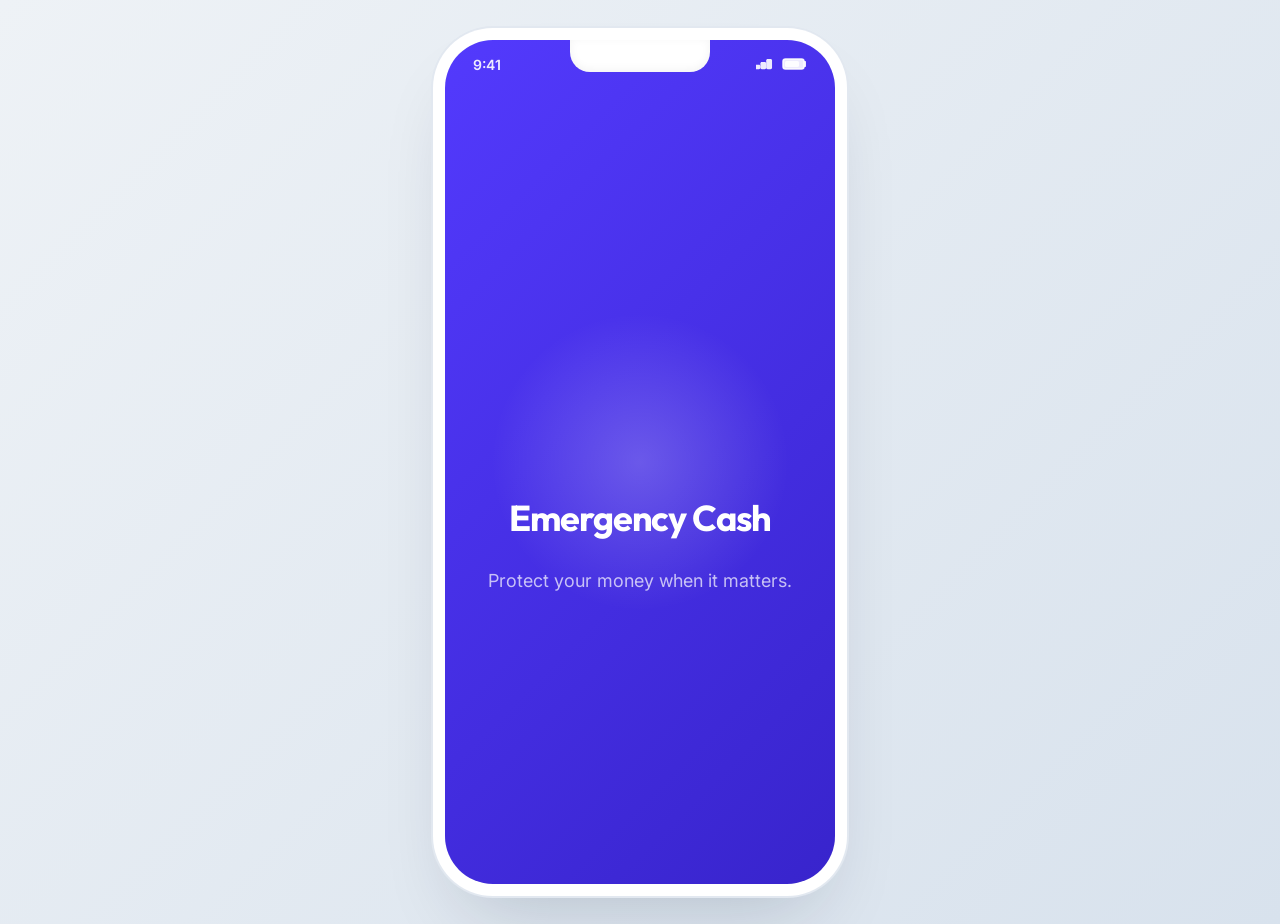
<file: ui_design/splash.html>
<!DOCTYPE html>
<html lang="en">
<head>
    <meta charset="UTF-8">
    <meta name="viewport" content="width=device-width, initial-scale=1.0">
    <title>Emergency Cash - Splash Preview</title>
    <link rel="stylesheet" href="styles.css">
    <style>
        .splash-container {
            background: linear-gradient(135deg, var(--color-primary) 0%, var(--color-primary-dark) 100%);
            color: #ffffff;
        }
        .splash-status {
            color: rgba(255,255,255,0.9);
        }
        .splash-content {
            display: flex;
            flex-direction: column;
            justify-content: center;
            align-items: center;
            height: 100%;
            text-align: center;
            position: relative;
            z-index: 10;
        }
        .logo-wrapper {
            width: 100px;
            height: 100px;
            background: rgba(255, 255, 255, 0.1);
            backdrop-filter: blur(10px);
            -webkit-backdrop-filter: blur(10px);
            border: 1px solid rgba(255,255,255,0.2);
            border-radius: 30px;
            display: flex;
            justify-content: center;
            align-items: center;
            font-size: 44px;
            margin-bottom: 32px;
            box-shadow: 0 20px 40px rgba(0,0,0,0.2);
            animation: float 6s ease-in-out infinite;
        }
        @keyframes float {
            0% { transform: translateY(0px); }
            50% { transform: translateY(-10px); }
            100% { transform: translateY(0px); }
        }
        .brand-title {
            font-size: 36px;
            font-weight: 700;
            color: #ffffff;
            margin-bottom: 12px;
            letter-spacing: -0.03em;
        }
        .brand-tagline {
            font-size: 18px;
            color: rgba(255,255,255,0.7);
            font-weight: 400;
        }
        .glow-effect {
            position: absolute;
            width: 300px;
            height: 300px;
            background: radial-gradient(circle, rgba(255,255,255,0.2) 0%, rgba(255,255,255,0) 70%);
            top: 50%;
            left: 50%;
            transform: translate(-50%, -50%);
            z-index: 0;
            pointer-events: none;
        }
    </style>
</head>
<body>
    <div class="iphone-mockup splash-container">
        <div class="status-bar splash-status">
            <span>9:41</span>
            <div class="status-icons">
                <svg width="17" height="11" viewBox="0 0 17 11" fill="currentColor" xmlns="http://www.w3.org/2000/svg"><path d="M11.6667 0H14.5833C15.3888 0 16.0417 0.652876 16.0417 1.45833V8.75C16.0417 9.55546 15.3888 10.2083 14.5833 10.2083H11.6667C10.8612 10.2083 10.2083 9.55546 10.2083 8.75V1.45833C10.2083 0.652876 10.8612 0 11.6667 0Z"/><path d="M5.83333 2.91667H8.75C9.55546 2.91667 10.2083 3.56954 10.2083 4.375V8.75C10.2083 9.55546 9.55546 10.2083 8.75 10.2083H5.83333C5.02788 10.2083 4.375 9.55546 4.375 8.75V4.375C4.375 3.56954 5.02788 2.91667 5.83333 2.91667Z"/><path d="M0 5.83333H2.91667C3.72212 5.83333 4.375 6.48621 4.375 7.29167V8.75C4.375 9.55546 3.72212 10.2083 2.91667 10.2083H0C0 9.40284 0 8.75 0 8.75V5.83333Z"/></svg>
                <span style="margin-left:5px"></span>
                <svg width="25" height="12" viewBox="0 0 25 12" fill="currentColor" xmlns="http://www.w3.org/2000/svg"><rect x="1" y="1" width="21" height="10" rx="2.5" stroke="currentColor" stroke-width="1.5"/><path d="M24 4V8C24 8.55228 23.5523 9 23 9H22V3H23C23.5523 3 24 3.44772 24 4Z" fill="currentColor"/><rect x="3" y="3" width="14" height="6" rx="1.5" fill="currentColor"/></svg>
            </div>
        </div>
        
        <div class="glow-effect"></div>
        
        <div class="screen-content splash-content">
            <div class="logo-wrapper fade-up">
                🛡️
            </div>
            <h1 class="brand-title fade-up delay-1">Emergency Cash</h1>
            <p class="brand-tagline fade-up delay-2">Protect your money when it matters.</p>
        </div>
    </div>
</body>
</html>
</file>
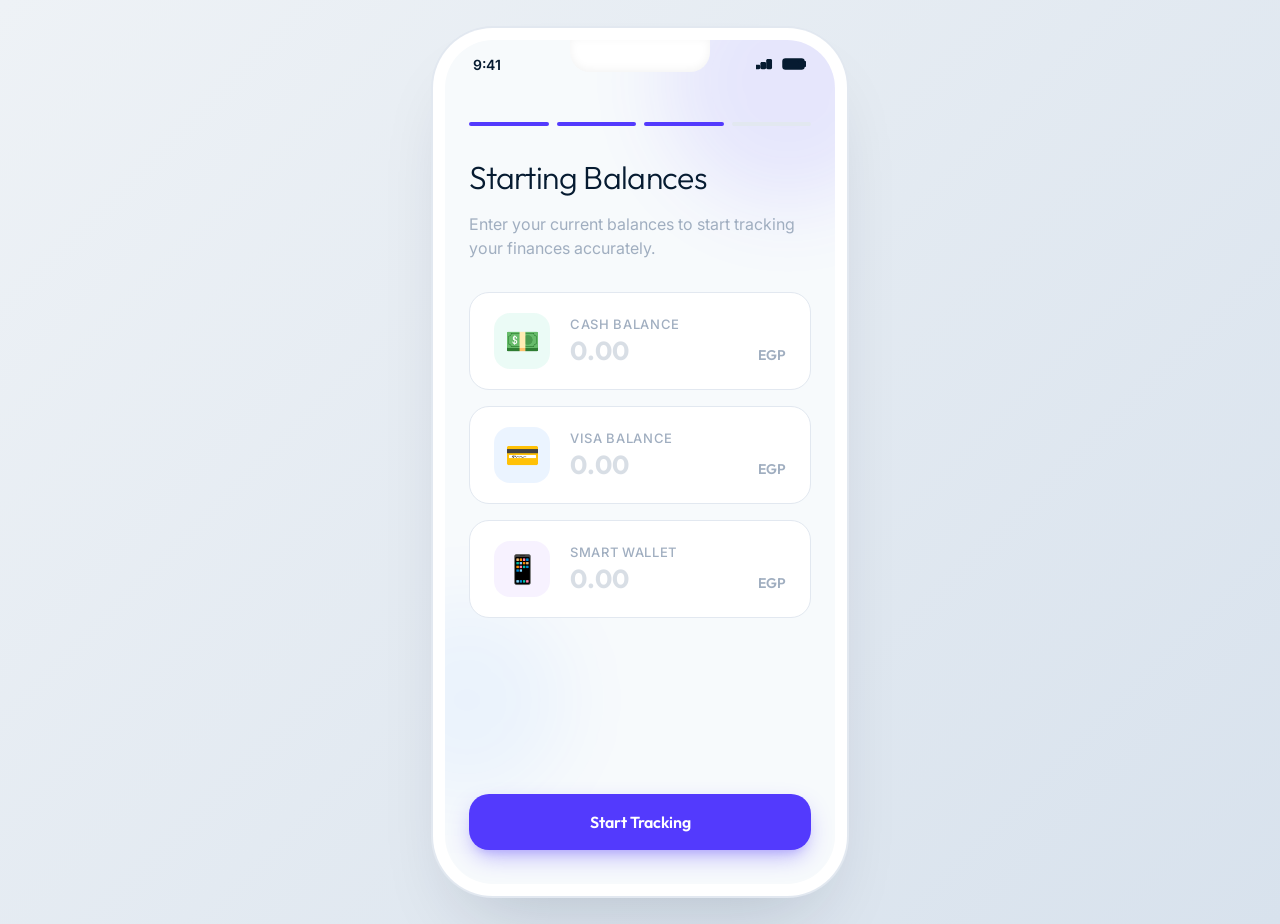
<file: ui_design/wallet_balances.html>
<!DOCTYPE html>
<html lang="en">
<head>
    <meta charset="UTF-8">
    <meta name="viewport" content="width=device-width, initial-scale=1.0">
    <title>Emergency Cash - Wallet Balances Mockup</title>
    <link rel="stylesheet" href="styles.css">
    <style>
        .progress-header {
            display: flex;
            gap: 8px;
            margin-bottom: 32px;
            margin-top: 10px;
        }
        .progress-dot {
            height: 4px;
            flex: 1;
            background-color: var(--color-border);
            border-radius: 2px;
            transition: all var(--transition-smooth);
        }
        .progress-dot.active {
            background-color: var(--color-primary);
        }

        /* Redesigned Balance Card */
        .balance-card {
            background: var(--color-surface);
            border: 1.5px solid var(--color-border);
            border-radius: var(--radius-lg);
            padding: 20px 24px;
            margin-bottom: 16px;
            display: flex;
            align-items: center;
            gap: 20px;
            transition: all var(--transition-smooth);
            cursor: pointer;
            position: relative;
        }

        .balance-card:hover {
            transform: translateY(-2px);
            box-shadow: var(--shadow-sm);
            border-color: var(--color-border);
        }

        /* Left-side Icon Container */
        .icon-container {
            width: 56px;
            height: 56px;
            border-radius: 16px;
            display: flex;
            justify-content: center;
            align-items: center;
            flex-shrink: 0;
            transition: all var(--transition-smooth);
            font-size: 28px;
        }

        /* Specific Tints for each Wallet Type */
        .card-cash .icon-container {
            background-color: rgba(0, 196, 140, 0.08);
            color: var(--color-success);
        }
        .card-visa .icon-container {
            background-color: rgba(10, 110, 255, 0.08);
            color: #0a6eff;
        }
        .card-smart .icon-container {
            background-color: rgba(155, 92, 255, 0.08);
            color: #9b5cff;
        }

        /* Interactive Focus Styling */
        .balance-card.focused {
            transform: translateY(-3px);
        }
        .card-cash.focused {
            border-color: var(--color-success);
            box-shadow: 0 10px 25px -5px rgba(0, 196, 140, 0.15), 0 8px 10px -6px rgba(0, 196, 140, 0.1);
        }
        .card-visa.focused {
            border-color: #0a6eff;
            box-shadow: 0 10px 25px -5px rgba(10, 110, 255, 0.15), 0 8px 10px -6px rgba(10, 110, 255, 0.1);
        }
        .card-smart.focused {
            border-color: #9b5cff;
            box-shadow: 0 10px 25px -5px rgba(155, 92, 255, 0.15), 0 8px 10px -6px rgba(155, 92, 255, 0.1);
        }

        /* Content layout inside the card */
        .card-info {
            flex: 1;
            display: flex;
            flex-direction: column;
            gap: 2px;
        }

        .card-label {
            font-size: 13px;
            font-weight: 500;
            color: var(--color-text-muted);
            text-transform: uppercase;
            letter-spacing: 0.05em;
        }

        .input-wrapper {
            display: flex;
            align-items: baseline;
            position: relative;
        }

        .balance-input {
            width: 100%;
            border: none;
            outline: none;
            background: transparent;
            font-family: 'Outfit', sans-serif;
            font-size: 26px;
            font-weight: 700;
            color: var(--color-heading);
            padding: 0;
            margin: 0;
        }

        .balance-input::-webkit-outer-spin-button,
        .balance-input::-webkit-inner-spin-button {
            -webkit-appearance: none;
            margin: 0;
        }
        .balance-input[type=number] {
            -moz-appearance: textfield;
        }

        .balance-input::placeholder {
            color: var(--color-text-muted);
            opacity: 0.4;
        }

        .currency-label {
            font-family: 'Outfit', sans-serif;
            font-size: 14px;
            font-weight: 600;
            color: var(--color-text-muted);
            margin-left: 8px;
            user-select: none;
        }

        /* Bounce animation on hover */
        .balance-card:hover .icon-container {
            transform: scale(1.05);
        }
    </style>
</head>
<body>
    <div class="iphone-mockup">
        <!-- Background glass elements -->
        <div class="glass-bg">
            <div class="glass-blob blob-1"></div>
            <div class="glass-blob blob-2" style="background: rgba(10, 110, 255, 0.1);"></div>
        </div>
        
        <div class="status-bar">
            <span>9:41</span>
            <div class="status-icons">
                <svg width="17" height="11" viewBox="0 0 17 11" fill="currentColor" xmlns="http://www.w3.org/2000/svg"><path d="M11.6667 0H14.5833C15.3888 0 16.0417 0.652876 16.0417 1.45833V8.75C16.0417 9.55546 15.3888 10.2083 14.5833 10.2083H11.6667C10.8612 10.2083 10.2083 9.55546 10.2083 8.75V1.45833C10.2083 0.652876 10.8612 0 11.6667 0Z"/><path d="M5.83333 2.91667H8.75C9.55546 2.91667 10.2083 3.56954 10.2083 4.375V8.75C10.2083 9.55546 9.55546 10.2083 8.75 10.2083H5.83333C5.02788 10.2083 4.375 9.55546 4.375 8.75V4.375C4.375 3.56954 5.02788 2.91667 5.83333 2.91667Z"/><path d="M0 5.83333H2.91667C3.72212 5.83333 4.375 6.48621 4.375 7.29167V8.75C4.375 9.55546 3.72212 10.2083 2.91667 10.2083H0C0 9.40284 0 8.75 0 8.75V5.83333Z"/></svg>
                <span style="margin-left:5px"></span>
                <svg width="25" height="12" viewBox="0 0 25 12" fill="currentColor" xmlns="http://www.w3.org/2000/svg"><rect x="1" y="1" width="21" height="10" rx="2.5" stroke="currentColor" stroke-width="1.5"/><path d="M24 4V8C24 8.55228 23.5523 9 23 9H22V3H23C23.5523 3 24 3.44772 24 4Z" fill="currentColor"/><rect x="3" y="3" width="14" height="6" rx="1.5" fill="currentColor"/></svg>
            </div>
        </div>
        
        <div class="screen-content">
            <div class="progress-header fade-up">
                <div class="progress-dot active"></div>
                <div class="progress-dot active"></div>
                <div class="progress-dot active"></div>
                <div class="progress-dot"></div>
            </div>
            
            <div class="fade-up delay-1">
                <h1 class="title-lg" style="font-weight: 300;">Starting Balances</h1>
                <p class="subtitle" style="margin-bottom: 32px;">Enter your current balances to start tracking your finances accurately.</p>
            </div>
            
            <div class="fade-up delay-2" style="flex: 1;">
                <!-- Cash Balance Input Card -->
                <div class="balance-card card-cash" onclick="focusInput('cash-input')">
                    <div class="icon-container">💵</div>
                    <div class="card-info">
                        <span class="card-label">Cash Balance</span>
                        <div class="input-wrapper">
                            <input type="number" id="cash-input" class="balance-input" placeholder="0.00" onfocus="handleFocus(this)" onblur="handleBlur(this)">
                            <span class="currency-label">EGP</span>
                        </div>
                    </div>
                </div>

                <!-- Visa Balance Input Card -->
                <div class="balance-card card-visa" onclick="focusInput('visa-input')">
                    <div class="icon-container">💳</div>
                    <div class="card-info">
                        <span class="card-label">Visa Balance</span>
                        <div class="input-wrapper">
                            <input type="number" id="visa-input" class="balance-input" placeholder="0.00" onfocus="handleFocus(this)" onblur="handleBlur(this)">
                            <span class="currency-label">EGP</span>
                        </div>
                    </div>
                </div>

                <!-- Smart Wallet Balance Input Card -->
                <div class="balance-card card-smart" onclick="focusInput('smart-input')">
                    <div class="icon-container">📱</div>
                    <div class="card-info">
                        <span class="card-label">Smart Wallet</span>
                        <div class="input-wrapper">
                            <input type="number" id="smart-input" class="balance-input" placeholder="0.00" onfocus="handleFocus(this)" onblur="handleBlur(this)">
                            <span class="currency-label">EGP</span>
                        </div>
                    </div>
                </div>
            </div>
            
            <div style="margin-top: auto; padding-top: 30px; padding-bottom: 10px;" class="fade-up delay-4">
                <button type="button" class="btn btn-primary">Start Tracking</button>
            </div>
        </div>
    </div>
    
    <script>
        function focusInput(inputId) {
            document.getElementById(inputId).focus();
        }

        function handleFocus(inputElement) {
            // Find parent card and add focused class
            const card = inputElement.closest('.balance-card');
            if (card) {
                card.classList.add('focused');
            }
        }

        function handleBlur(inputElement) {
            // Find parent card and remove focused class
            const card = inputElement.closest('.balance-card');
            if (card) {
                card.classList.remove('focused');
            }
        }
    </script>
</body>
</html>
</file>
<file: summarize/style.css>
@import url('https://fonts.googleapis.com/css2?family=Cairo:wght@400;500;600;700;900&family=Inter:wght@300;400;500;600;700&family=Outfit:wght@300;400;500;600;700;800&display=swap');

:root {
  /* Brand color tokens from the design system */
  --brand-purple: #533afd;
  --brand-purple-light: #ecebfe;
  --brand-purple-glow: rgba(83, 58, 253, 0.4);
  
  --brand-green: #00C48C;
  --brand-green-light: #E0FAF3;
  --brand-orange: #FF6B35;
  --brand-orange-light: #FFF0EB;
  
  --deep-navy: #061b31;
  
  /* Web page theme - sleek developer dark mode */
  --bg-dark: #080c14;
  --bg-dark-sidebar: #0f1422;
  --bg-dark-card: rgba(17, 24, 39, 0.7);
  --bg-dark-border: rgba(255, 255, 255, 0.08);
  
  --text-primary: #f3f4f6;
  --text-secondary: #9ca3af;
  --text-muted: #6b7280;
  
  --shadow-glow: 0 0 20px rgba(83, 58, 253, 0.2);
  --shadow-lg: 0 25px 50px -12px rgba(0, 0, 0, 0.5);
  
  --radius-sm: 6px;
  --radius-md: 10px;
  --radius-lg: 16px;
  --radius-xl: 24px;
  
  --transition-smooth: 0.25s cubic-bezier(0.4, 0, 0.2, 1);
}

* {
  box-sizing: border-box;
  margin: 0;
  padding: 0;
}

body {
  background-color: var(--bg-dark);
  background-image: 
    radial-gradient(at 0% 0%, rgba(83, 58, 253, 0.12) 0px, transparent 40%),
    radial-gradient(at 100% 100%, rgba(0, 196, 140, 0.05) 0px, transparent 40%);
  color: var(--text-primary);
  font-family: 'Inter', 'Cairo', sans-serif;
  min-height: 100vh;
  line-height: 1.6;
  display: flex;
  flex-direction: column;
  overflow-x: hidden;
}

h1, h2, h3, h4, h5, h6 {
  font-family: 'Outfit', sans-serif;
  font-weight: 700;
  letter-spacing: -0.02em;
  color: #ffffff;
}

/* Header styling */
header {
  height: 70px;
  border-bottom: 1px solid var(--bg-dark-border);
  background: rgba(15, 20, 34, 0.9);
  backdrop-filter: blur(12px);
  position: sticky;
  top: 0;
  z-index: 100;
  display: flex;
  align-items: center;
  padding: 0 24px;
}

.header-container {
  width: 100%;
  display: flex;
  justify-content: space-between;
  align-items: center;
}

.logo-section {
  display: flex;
  align-items: center;
  gap: 12px;
}

.logo-icon {
  background: linear-gradient(135deg, var(--brand-purple) 0%, var(--brand-orange) 100%);
  width: 36px;
  height: 36px;
  border-radius: 10px;
  display: flex;
  justify-content: center;
  align-items: center;
  font-weight: 800;
  font-size: 18px;
  color: #fff;
  box-shadow: 0 4px 12px rgba(83, 58, 253, 0.3);
}

.logo-text {
  font-size: 18px;
  color: var(--text-primary);
}

.logo-badge {
  font-size: 10px;
  background: rgba(83, 58, 253, 0.2);
  color: #a78bfa;
  padding: 2px 8px;
  border-radius: 999px;
  border: 1px solid rgba(83, 58, 253, 0.3);
  font-weight: 600;
  text-transform: uppercase;
  margin-left: 8px;
}

.repo-link {
  color: var(--text-secondary);
  text-decoration: none;
  font-size: 14px;
  display: flex;
  align-items: center;
  gap: 6px;
  transition: color var(--transition-smooth);
}

.repo-link:hover {
  color: #fff;
}

/* Layout Grid */
.wiki-layout {
  display: flex;
  flex: 1;
  min-height: calc(100vh - 70px);
}

/* Sidebar Styling */
.sidebar {
  width: 280px;
  background-color: var(--bg-dark-sidebar);
  border-right: 1px solid var(--bg-dark-border);
  padding: 24px 16px;
  display: flex;
  flex-direction: column;
  gap: 6px;
  position: sticky;
  top: 70px;
  height: calc(100vh - 70px);
  overflow-y: auto;
}

.sidebar-title {
  font-size: 11px;
  text-transform: uppercase;
  color: var(--text-muted);
  font-weight: 700;
  letter-spacing: 0.1em;
  padding: 10px 12px 6px 12px;
  margin-top: 14px;
}

.sidebar-title:first-child {
  margin-top: 0;
}

.sidebar-link {
  display: flex;
  align-items: center;
  gap: 12px;
  padding: 10px 16px;
  border-radius: var(--radius-md);
  color: var(--text-secondary);
  text-decoration: none;
  cursor: pointer;
  font-family: 'Outfit', sans-serif;
  font-size: 14px;
  font-weight: 500;
  transition: all var(--transition-smooth);
  border: 1px solid transparent;
}

.sidebar-link:hover {
  color: #fff;
  background: rgba(255, 255, 255, 0.03);
}

.sidebar-link.active {
  background: rgba(83, 58, 253, 0.1);
  color: #a78bfa;
  border-color: rgba(83, 58, 253, 0.2);
  font-weight: 600;
}

/* Main Content Area */
.content-pane {
  flex: 1;
  padding: 40px 60px;
  overflow-y: auto;
  max-width: 960px;
}

@media (max-width: 1100px) {
  .content-pane {
    padding: 30px;
  }
}

@media (max-width: 800px) {
  .wiki-layout {
    flex-direction: column;
  }
  .sidebar {
    width: 100%;
    height: auto;
    position: relative;
    top: 0;
    border-right: none;
    border-bottom: 1px solid var(--bg-dark-border);
  }
}

/* Section Common Styling */
.wiki-section {
  display: none;
  animation: fadeIn 0.4s ease;
}

.wiki-section.active {
  display: block;
}

@keyframes fadeIn {
  from { opacity: 0; transform: translateY(10px); }
  to { opacity: 1; transform: translateY(0); }
}

.wiki-section h1 {
  font-size: 36px;
  margin-bottom: 8px;
  background: linear-gradient(135deg, #fff 40%, #a78bfa 100%);
  -webkit-background-clip: text;
  -webkit-text-fill-color: transparent;
}

.wiki-section > p {
  color: var(--text-secondary);
  font-size: 16px;
  margin-bottom: 32px;
}

.wiki-section h2 {
  font-size: 22px;
  margin-top: 36px;
  margin-bottom: 16px;
  border-bottom: 1px solid var(--bg-dark-border);
  padding-bottom: 8px;
  display: flex;
  align-items: center;
  gap: 8px;
}

.wiki-section h3 {
  font-size: 17px;
  margin-top: 24px;
  margin-bottom: 12px;
}

.wiki-section p {
  margin-bottom: 16px;
  color: var(--text-secondary);
  font-size: 15px;
}

.wiki-section ul, .wiki-section ol {
  margin-bottom: 20px;
  padding-left: 20px;
  color: var(--text-secondary);
}

.wiki-section li {
  margin-bottom: 8px;
  font-size: 15px;
}

/* Custom Cards */
.card {
  background: var(--bg-dark-card);
  border: 1px solid var(--bg-dark-border);
  border-radius: var(--radius-lg);
  padding: 24px;
  backdrop-filter: blur(8px);
  margin-bottom: 20px;
}

.card-title {
  font-size: 16px;
  font-weight: 700;
  text-transform: uppercase;
  letter-spacing: 0.05em;
  color: #fff;
  margin-bottom: 14px;
}

.card p:last-child {
  margin-bottom: 0;
}

/* Callout Blocks */
.callout {
  border-left: 4px solid var(--brand-purple);
  background: rgba(83, 58, 253, 0.05);
  padding: 16px;
  border-radius: 0 var(--radius-md) var(--radius-md) 0;
  margin: 20px 0;
}

.callout.success {
  border-left-color: var(--brand-green);
  background: rgba(0, 196, 140, 0.05);
}

.callout.warning {
  border-left-color: var(--brand-orange);
  background: rgba(255, 107, 53, 0.05);
}

.callout-title {
  font-weight: 700;
  color: #fff;
  font-size: 14px;
  margin-bottom: 6px;
}

.callout p {
  margin-bottom: 0;
  font-size: 14px;
}

/* Folders tree visual */
.folder-tree {
  font-family: monospace;
  font-size: 13px;
  background: rgba(0, 0, 0, 0.2);
  border: 1px solid var(--bg-dark-border);
  border-radius: var(--radius-md);
  padding: 16px;
  margin: 16px 0;
  overflow-x: auto;
  line-height: 1.5;
  color: #818cf8;
}

.folder-tree .comment {
  color: var(--text-muted);
}

/* Table styling */
table {
  width: 100%;
  border-collapse: collapse;
  margin: 24px 0;
  font-size: 14px;
}

th, td {
  padding: 12px 16px;
  text-align: left;
  border-bottom: 1px solid var(--bg-dark-border);
}

th {
  background-color: rgba(255, 255, 255, 0.02);
  font-family: 'Outfit', sans-serif;
  color: #fff;
  font-weight: 600;
}

tr:hover td {
  background-color: rgba(255, 255, 255, 0.01);
}

/* Code Blocks */
pre {
  background: #0d1117;
  border: 1px solid var(--bg-dark-border);
  padding: 16px;
  border-radius: var(--radius-md);
  overflow-x: auto;
  margin: 20px 0;
}

code {
  font-family: 'Courier New', Courier, monospace;
  font-size: 13px;
}

p code, li code {
  background: rgba(255, 255, 255, 0.08);
  color: #f472b6;
  padding: 2px 6px;
  border-radius: 4px;
  font-size: 13px;
}

/* Color Tokens Grid */
.color-tokens {
  display: grid;
  grid-template-columns: repeat(auto-fit, minmax(200px, 1fr));
  gap: 16px;
  margin-top: 16px;
}

.color-swatch {
  border: 1px solid var(--bg-dark-border);
  border-radius: var(--radius-md);
  overflow: hidden;
  background: rgba(255, 255, 255, 0.02);
}

.swatch-fill {
  height: 80px;
}

.swatch-details {
  padding: 12px;
}

.swatch-name {
  font-size: 14px;
  font-weight: 600;
  color: #fff;
}

.swatch-code {
  font-size: 12px;
  color: var(--text-secondary);
  font-family: monospace;
}

/* Interactive Simulator Section */
.simulator-layout {
  display: grid;
  grid-template-columns: 1.2fr 1fr;
  gap: 32px;
  margin-top: 24px;
}

@media (max-width: 900px) {
  .simulator-layout {
    grid-template-columns: 1fr;
  }
}

.sim-steps {
  display: flex;
  flex-direction: column;
  gap: 10px;
}

.sim-step-card {
  background: rgba(255, 255, 255, 0.02);
  border: 1px solid var(--bg-dark-border);
  border-radius: var(--radius-md);
  padding: 14px 18px;
  cursor: pointer;
  transition: all var(--transition-smooth);
  display: flex;
  align-items: center;
  justify-content: space-between;
}

.sim-step-card:hover {
  background: rgba(255, 255, 255, 0.04);
  border-color: rgba(83, 58, 253, 0.2);
}

.sim-step-card.active {
  background: rgba(83, 58, 253, 0.08);
  border-color: var(--brand-purple);
  box-shadow: var(--shadow-glow);
}

.sim-step-num {
  width: 24px;
  height: 24px;
  border-radius: 50%;
  background: rgba(255, 255, 255, 0.08);
  display: flex;
  align-items: center;
  justify-content: center;
  font-size: 12px;
  font-weight: 700;
  color: var(--text-primary);
  margin-right: 12px;
}

.sim-step-card.active .sim-step-num {
  background: var(--brand-purple);
}

.sim-step-title {
  font-size: 14px;
  font-weight: 600;
  color: #fff;
}

.phone-sim-wrapper {
  display: flex;
  justify-content: center;
  align-items: flex-start;
}

.phone-sim {
  width: 310px;
  height: 600px;
  background: var(--deep-navy);
  border-radius: 36px;
  border: 8px solid #1f2937;
  box-shadow: 0 25px 50px -12px rgba(0,0,0,0.8), 0 0 30px rgba(83, 58, 253, 0.1);
  overflow: hidden;
  display: flex;
  flex-direction: column;
  position: relative;
}

.phone-sim-notch {
  width: 100px;
  height: 18px;
  background: #1f2937;
  position: absolute;
  top: 0;
  left: 50%;
  transform: translateX(-50%);
  border-bottom-left-radius: 10px;
  border-bottom-right-radius: 10px;
  z-index: 10;
}

.phone-sim-screen {
  flex: 1;
  background: #f7fafc;
  color: #4a5568;
  padding: 26px 16px 16px 16px;
  overflow-y: auto;
  display: flex;
  flex-direction: column;
  font-size: 11px;
  position: relative;
  scrollbar-width: none;
}

.phone-sim-screen::-webkit-scrollbar {
  display: none;
}

#sim-screen-viewport {
  transition: opacity 0.15s ease-in-out;
  display: flex;
  flex-direction: column;
  flex: 1;
}

/* Buttons in simulator */
.sim-btn-primary {
  background: var(--brand-purple);
  color: white;
  border: none;
  border-radius: 8px;
  padding: 8px;
  font-weight: 600;
  text-align: center;
  font-size: 11px;
  cursor: pointer;
  font-family: 'Outfit', sans-serif;
}

/* Keyframe animations */
@keyframes spin {
  to { transform: rotate(360deg); }
}

/* Grid Layouts inside sections */
.grid-2col {
  display: grid;
  grid-template-columns: 1fr 1fr;
  gap: 20px;
}

@media (max-width: 768px) {
  .grid-2col {
    grid-template-columns: 1fr;
  }
}
</file>
<file: ui_design/styles.css>
@import url('https://fonts.googleapis.com/css2?family=Inter:wght@300;400;500;600;700&family=Outfit:wght@300;400;500;600;700&display=swap');

:root {
  --color-primary: #533afd; /* Brand Purple */
  --color-primary-light: #ecebfe;
  --color-primary-dark: #3824cc;
  --color-primary-glow: rgba(83, 58, 253, 0.4);
  
  --color-success: #00C48C;
  --color-success-light: #E0FAF3;
  --color-success-dark: #00916A;
  
  --color-emergency: #FF6B35;
  --color-emergency-light: #FFF0EB;
  --color-emergency-dark: #cc4a1a;
  
  --color-heading: #061b31; /* Deep Navy */
  --color-text-body: #4a5568;
  --color-text-muted: #a0aec0;
  
  --color-surface: #ffffff;
  --color-background: #f7fafc;
  --color-border: #e2e8f0;
  
  /* Multilayer Shadows (Stripe-inspired) */
  --shadow-sm: 0 2px 5px rgba(6, 27, 49, 0.05), 0 1px 2px rgba(6, 27, 49, 0.02);
  --shadow-md: 0 13px 27px -5px rgba(6, 27, 49, 0.05), 0 8px 16px -8px rgba(6, 27, 49, 0.03);
  --shadow-lg: 0 30px 60px -12px rgba(6, 27, 49, 0.08), 0 18px 36px -18px rgba(6, 27, 49, 0.05);
  --shadow-primary: 0 10px 25px -5px var(--color-primary-glow), 0 8px 10px -6px rgba(83, 58, 253, 0.2);
  
  --radius-sm: 8px;
  --radius-md: 14px;
  --radius-lg: 20px;
  --radius-xl: 28px;
  --radius-full: 9999px;

  --transition-fast: 0.15s cubic-bezier(0.4, 0, 0.2, 1);
  --transition-smooth: 0.4s cubic-bezier(0.16, 1, 0.3, 1);
}

* {
  box-sizing: border-box;
  -webkit-font-smoothing: antialiased;
}

body {
  background: linear-gradient(135deg, #eef2f6 0%, #d8e2ed 100%);
  display: flex;
  justify-content: center;
  align-items: center;
  gap: 40px;
  min-height: 100vh;
  margin: 0;
  padding: 40px 20px;
  font-family: 'Inter', sans-serif;
  color: var(--color-text-body);
  flex-wrap: wrap;
}

h1, h2, h3, h4, h5, h6 {
  font-family: 'Outfit', sans-serif;
  color: var(--color-heading);
  letter-spacing: -0.02em;
  margin: 0;
}

/* Phone Mockup Frame */
.iphone-mockup {
  width: 390px;
  height: 844px;
  background-color: var(--color-background);
  border-radius: 48px;
  box-shadow: 
    0 0 0 12px #ffffff,
    0 0 0 14px #e2e8f0,
    0 40px 80px -20px rgba(6, 27, 49, 0.2);
  position: relative;
  display: flex;
  flex-direction: column;
  overflow: hidden;
  transform: translateY(0);
  transition: transform var(--transition-smooth);
}

.iphone-mockup:hover {
  transform: translateY(-5px);
}

/* Notch */
.iphone-mockup::before {
  content: '';
  position: absolute;
  top: 0;
  left: 50%;
  transform: translateX(-50%);
  width: 140px;
  height: 32px;
  background-color: #ffffff;
  border-bottom-left-radius: 20px;
  border-bottom-right-radius: 20px;
  box-shadow: inset 0 -2px 10px rgba(0,0,0,0.05);
  z-index: 100;
}

/* Status Bar */
.status-bar {
  height: 48px;
  display: flex;
  justify-content: space-between;
  align-items: center;
  padding: 0 28px;
  font-size: 14px;
  font-weight: 600;
  color: var(--color-heading);
  z-index: 90;
  position: relative;
  background: transparent;
}

.screen-content {
  flex: 1;
  display: flex;
  flex-direction: column;
  padding: 24px;
  overflow-y: auto;
  position: relative;
  scrollbar-width: none;
}
.screen-content::-webkit-scrollbar {
  display: none;
}

/* Typography elements */
.title-lg { font-size: 32px; font-weight: 600; line-height: 1.2; margin-bottom: 8px; }
.subtitle { font-size: 16px; color: var(--color-text-muted); line-height: 1.5; }

/* Form Elements */
.input-group {
  margin-bottom: 20px;
  position: relative;
}

.input-label {
  display: block;
  font-size: 14px;
  font-weight: 500;
  color: var(--color-heading);
  margin-bottom: 8px;
}

.input-field {
  width: 100%;
  height: 52px;
  border-radius: var(--radius-md);
  border: 1.5px solid var(--color-border);
  padding: 0 16px;
  font-size: 16px;
  font-family: 'Inter', sans-serif;
  color: var(--color-heading);
  background-color: var(--color-surface);
  transition: all var(--transition-fast);
  box-shadow: inset 0 2px 4px rgba(0,0,0,0.02);
}

.input-field:focus {
  outline: none;
  border-color: var(--color-primary);
  box-shadow: 0 0 0 4px var(--color-primary-light), inset 0 2px 4px rgba(0,0,0,0.02);
}

.input-field::placeholder {
  color: var(--color-text-muted);
}

/* Buttons */
.btn {
  display: flex;
  justify-content: center;
  align-items: center;
  height: 56px;
  border-radius: var(--radius-lg);
  font-size: 16px;
  font-weight: 600;
  font-family: 'Outfit', sans-serif;
  cursor: pointer;
  border: none;
  width: 100%;
  transition: all var(--transition-smooth);
  text-decoration: none;
  position: relative;
  overflow: hidden;
}

.btn-primary {
  background-color: var(--color-primary);
  color: #fff;
  box-shadow: var(--shadow-primary);
}

.btn-primary:hover {
  background-color: var(--color-primary-dark);
  transform: translateY(-2px);
  box-shadow: 0 15px 30px -5px var(--color-primary-glow), 0 10px 15px -5px rgba(83, 58, 253, 0.3);
}

.btn-primary:active {
  transform: translateY(0);
}

.btn-outline {
  background-color: transparent;
  color: var(--color-heading);
  border: 1.5px solid var(--color-border);
  box-shadow: var(--shadow-sm);
}

.btn-outline:hover {
  border-color: var(--color-text-muted);
  background-color: rgba(0,0,0,0.02);
}

/* Glassmorphism background blobs */
.glass-bg {
  position: absolute;
  top: 0; left: 0; right: 0; bottom: 0;
  z-index: 0;
  overflow: hidden;
  pointer-events: none;
}
.glass-blob {
  position: absolute;
  border-radius: 50%;
  filter: blur(40px);
  opacity: 0.5;
  z-index: -1;
}
.blob-1 { top: -10%; right: -20%; width: 250px; height: 250px; background: rgba(83, 58, 253, 0.2); }
.blob-2 { bottom: 10%; left: -20%; width: 200px; height: 200px; background: rgba(0, 196, 140, 0.15); }

/* Animation classes */
.fade-up {
  animation: fadeUp 0.6s cubic-bezier(0.16, 1, 0.3, 1) forwards;
  opacity: 0;
  transform: translateY(20px);
}
.delay-1 { animation-delay: 0.1s; }
.delay-2 { animation-delay: 0.2s; }
.delay-3 { animation-delay: 0.3s; }
.delay-4 { animation-delay: 0.4s; }

@keyframes fadeUp {
  to { opacity: 1; transform: translateY(0); }
}

/* Cards */
.selection-card {
  background: var(--color-surface);
  border: 1.5px solid var(--color-border);
  border-radius: var(--radius-xl);
  padding: 24px;
  cursor: pointer;
  transition: all var(--transition-smooth);
  box-shadow: var(--shadow-sm);
  display: flex;
  justify-content: space-between;
  align-items: center;
}

.selection-card:hover {
  transform: translateY(-2px);
  box-shadow: var(--shadow-md);
  border-color: var(--color-primary-light);
}

.selection-card.active {
  border-color: var(--color-primary);
  background: linear-gradient(180deg, var(--color-surface) 0%, #fcfcff 100%);
  box-shadow: 0 10px 20px -5px rgba(83, 58, 253, 0.1);
}
</file>
